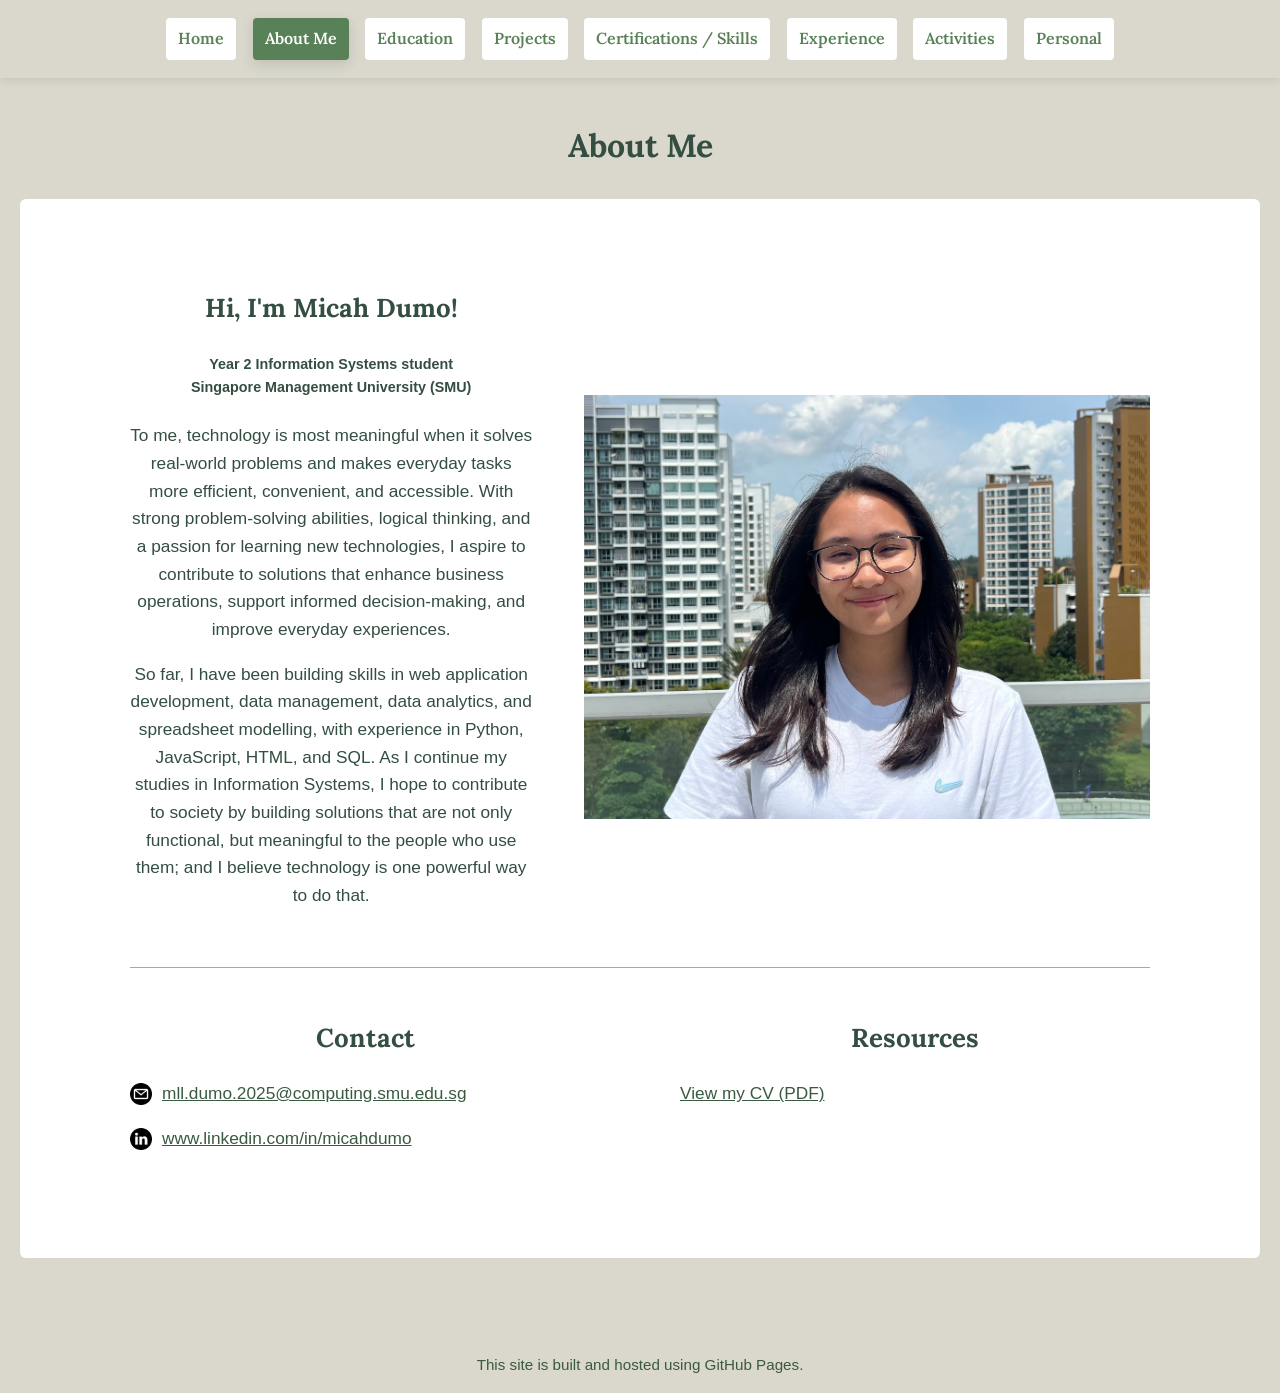
<file: index.html>
<!DOCTYPE html>
<html lang="en">
<head>
    <meta charset="UTF-8">
    <meta name="viewport" content="width=device-width, initial-scale=1.0">
    <title>Micah Dumo | Portfolio</title>
    <link
        rel="stylesheet"
        href="https://cdnjs.cloudflare.com/ajax/libs/animate.css/4.1.1/animate.min.css"
    >
    <link rel="stylesheet" href="style.css">
</head>
<body class="home-page">
    <header class="hero">
        <div class="hero-overlay"></div>
        <div class="hero-content">
            <h1 class="animate__animated animate__fadeIn">Micah's<br>Portfolio</h1>
        </div>
        <a class="scroll-prompt animate__animated animate__fadeInUp animate__delay-1s" href="#about-me" role="button">
            <span>Enter</span>
            <span class="scroll-arrow" aria-hidden="true">⌄</span>
        </a>
    </header>

    <main id="home-content">
        <nav class="home-main-nav reveal-on-scroll" aria-label="Portfolio sections">
            <a href="index.html">Home</a>
            <a href="index.html#about-me" aria-current="page">About Me</a>
            <a href="education.html">Education</a>
            <a href="projects.html">Projects</a>
            <a href="certifications-skills.html">Certifications / Skills</a>
            <a href="experience.html">Experience</a>
            <a href="activities.html">Activities</a>
            <a href="personal.html">Personal</a>
        </nav>

        <h1 class="home-page-title" id="about-me">About Me</h1>

        <div class="home-about">
            <section class="intro">
                <div class="intro-copy">
                    <h2>Hi, I'm Micah Dumo!</h2>
                    <h5>
                        Year 2 Information Systems student<br>Singapore Management University (SMU)
                    </h5>
                    <p>
                        To me, technology is most meaningful when it solves real-world problems and makes everyday tasks more efficient, convenient, and accessible.
                        With strong problem-solving abilities, logical thinking, and a passion for learning new technologies, I aspire to contribute to solutions that enhance business operations, support informed decision-making, and improve everyday experiences.
                    </p>
                    <p>
                        So far, I have been building skills in web application development, data management, data analytics, and spreadsheet modelling, with experience in Python, JavaScript, HTML, and SQL.
                        As I continue my studies in Information Systems, I hope to contribute to society by building solutions that are not only functional, but meaningful to the people who use them; and I believe technology is one powerful way to do that.
                    </p>
                <!--
                <p>
                    I am a Bachelor of Science in Information Systems student with an interest in
                    problem-solving, web development, data, and computational thinking. I enjoy building
                    practical projects, learning through hands-on coding, and applying technology in ways
                    that are useful to people.
                </p>
                <p>
                    Beyond computing, I value leadership, teaching, communication, and outdoor exploration.
                    My experiences include tutoring young students, facilitating leadership activities,
                    participating in Model United Nations, and working with peers in challenging environments.
                </p>
                -->
                </div>
                <img class="intro-photo" src="photos/me.jpeg" alt="Micah Dumo">
                <div class="intro-details">
                    <div class="intro-contact">
                        <h2>Contact</h2>
                        <p>
                            <img class="contact-icon" src="icons/email.png" alt="Email">
                            <a href="mailto:mll.dumo.2025@computing.smu.edu.sg">mll.dumo.2025@computing.smu.edu.sg</a>
                        </p>
                    <!--
                    <p>
                        <img class="contact-icon" src="icons/phone.jpg" alt="Phone">
                        <span>+65 8753 9609</span>
                    </p>
                    -->
                        <p>
                            <img class="contact-icon" src="icons/linkedin.png" alt="LinkedIn">
                            <a href="https://www.linkedin.com/in/micahdumo" target="_blank" rel="noopener noreferrer">www.linkedin.com/in/micahdumo</a>
                        </p>
                    </div>
                    <div class="intro-resources">
                        <h2>Resources</h2>
                        <p><a href="resources/cv-copy.pdf" target="_blank" rel="noopener noreferrer">View my CV (PDF)</a></p>
                    </div>
                </div>
            </section>
        </div>

        <!--
        <section>
            <h2>Highlights</h2>
            <ul>
                <li>Currently pursuing Information Systems at Singapore Management University.</li>
                <li>Building a roommate finder web application using Node.js and Express.</li>
                <li>Awarded a Certificate of Distinction for Programming Methodology for Graduating A-Level Girls.</li>
                <li>Interested in coding, photography, hiking, cycling, piano, and guitar.</li>
            </ul>
        </section>
        -->

    </main>

    <footer>
        <p>This site is built and hosted using GitHub Pages.</p>
    </footer>
    <script src="script.js"></script>
</body>
</html>
</file>
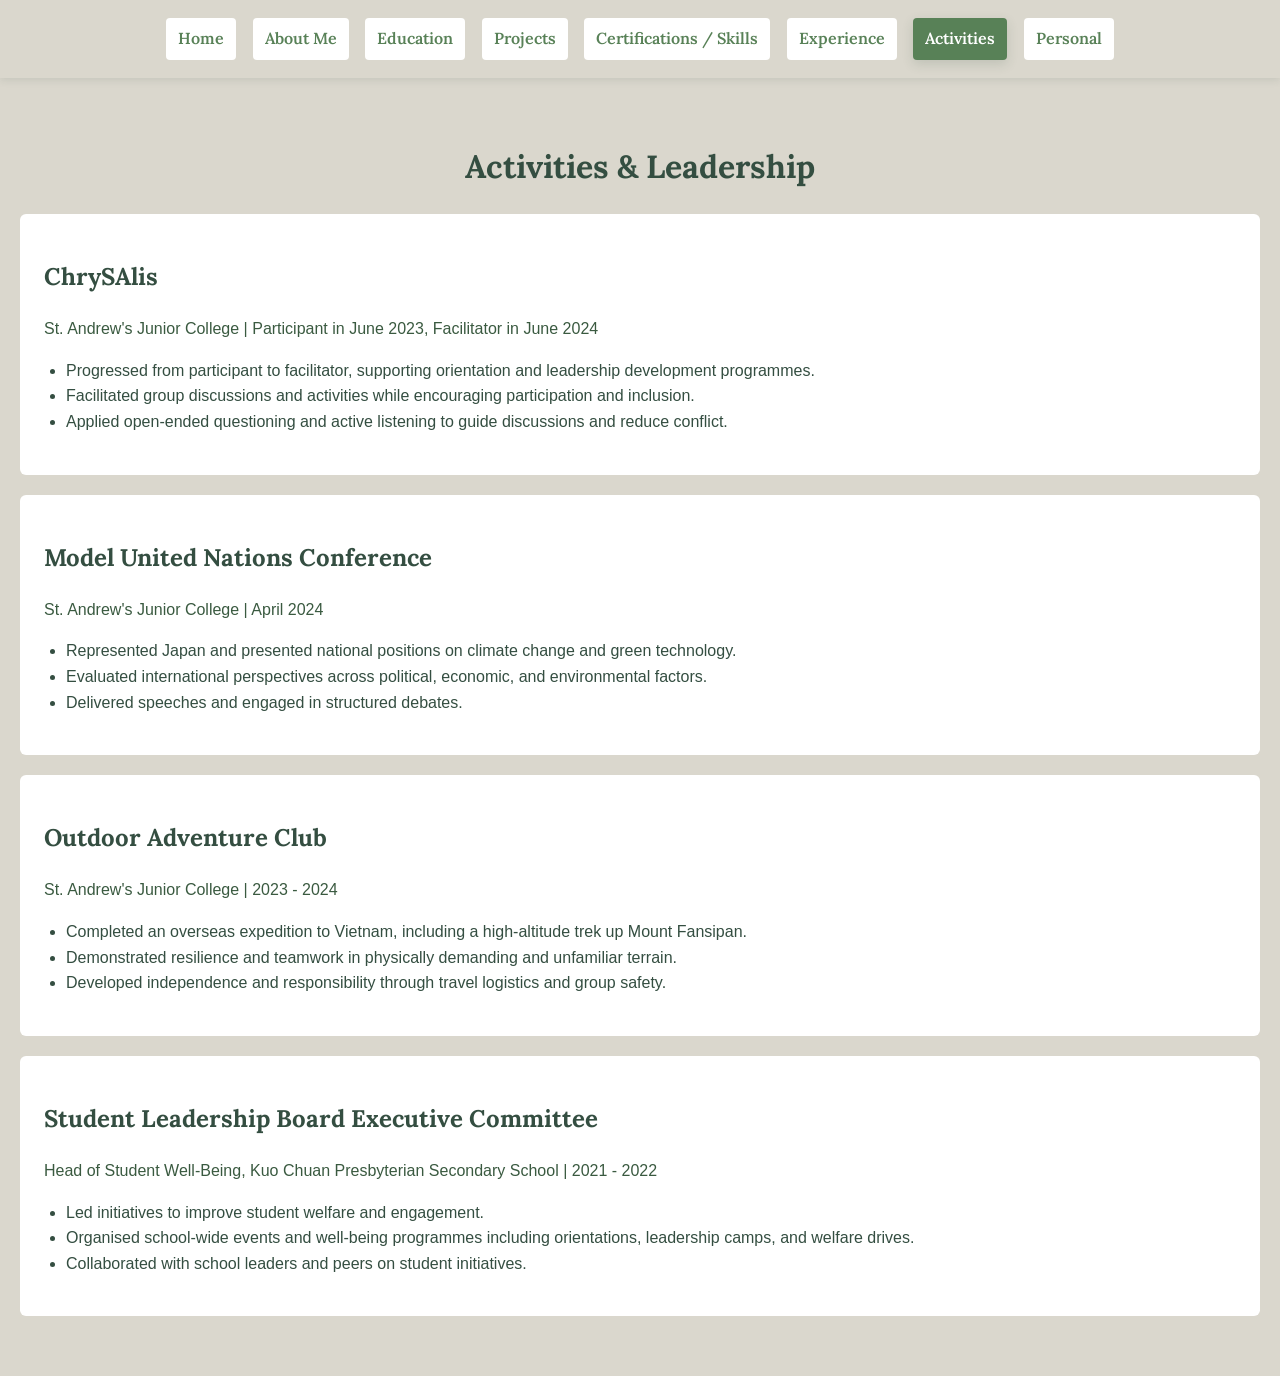
<file: activities.html>
<!DOCTYPE html>
<html lang="en">
<head>
    <meta charset="UTF-8">
    <meta name="viewport" content="width=device-width, initial-scale=1.0">
    <title>Activities | Micah Dumo</title>
    <link
        rel="stylesheet"
        href="https://cdnjs.cloudflare.com/ajax/libs/animate.css/4.1.1/animate.min.css"
    >
    <link rel="stylesheet" href="style.css">
</head>
<body>
    <header>
        <h1>Activities & Leadership</h1>
        <nav>
            <a href="index.html">Home</a>
            <a href="index.html#about-me">About Me</a>
            <a href="education.html">Education</a>
            <a href="projects.html">Projects</a>
            <a href="certifications-skills.html">Certifications / Skills</a>
            <a href="experience.html">Experience</a>
            <a href="activities.html" aria-current="page">Activities</a>
            <a href="personal.html">Personal</a>
        </nav>
    </header>

    <main>
        <section>
            <h2>ChrySAlis</h2>
            <p class="details">St. Andrew's Junior College | Participant in June 2023, Facilitator in June 2024</p>
            <ul>
                <li>Progressed from participant to facilitator, supporting orientation and leadership development programmes.</li>
                <li>Facilitated group discussions and activities while encouraging participation and inclusion.</li>
                <li>Applied open-ended questioning and active listening to guide discussions and reduce conflict.</li>
            </ul>
        </section>

        <section>
            <h2>Model United Nations Conference</h2>
            <p class="details">St. Andrew's Junior College | April 2024</p>
            <ul>
                <li>Represented Japan and presented national positions on climate change and green technology.</li>
                <li>Evaluated international perspectives across political, economic, and environmental factors.</li>
                <li>Delivered speeches and engaged in structured debates.</li>
            </ul>
        </section>

        <section>
            <h2>Outdoor Adventure Club</h2>
            <p class="details">St. Andrew's Junior College | 2023 - 2024</p>
            <ul>
                <li>Completed an overseas expedition to Vietnam, including a high-altitude trek up Mount Fansipan.</li>
                <li>Demonstrated resilience and teamwork in physically demanding and unfamiliar terrain.</li>
                <li>Developed independence and responsibility through travel logistics and group safety.</li>
            </ul>
        </section>

        <section>
            <h2>Student Leadership Board Executive Committee</h2>
            <p class="details">Head of Student Well-Being, Kuo Chuan Presbyterian Secondary School | 2021 - 2022</p>
            <ul>
                <li>Led initiatives to improve student welfare and engagement.</li>
                <li>Organised school-wide events and well-being programmes including orientations, leadership camps, and welfare drives.</li>
                <li>Collaborated with school leaders and peers on student initiatives.</li>
            </ul>
        </section>
    </main>
    <script src="script.js"></script>
</body>
</html>
</file>
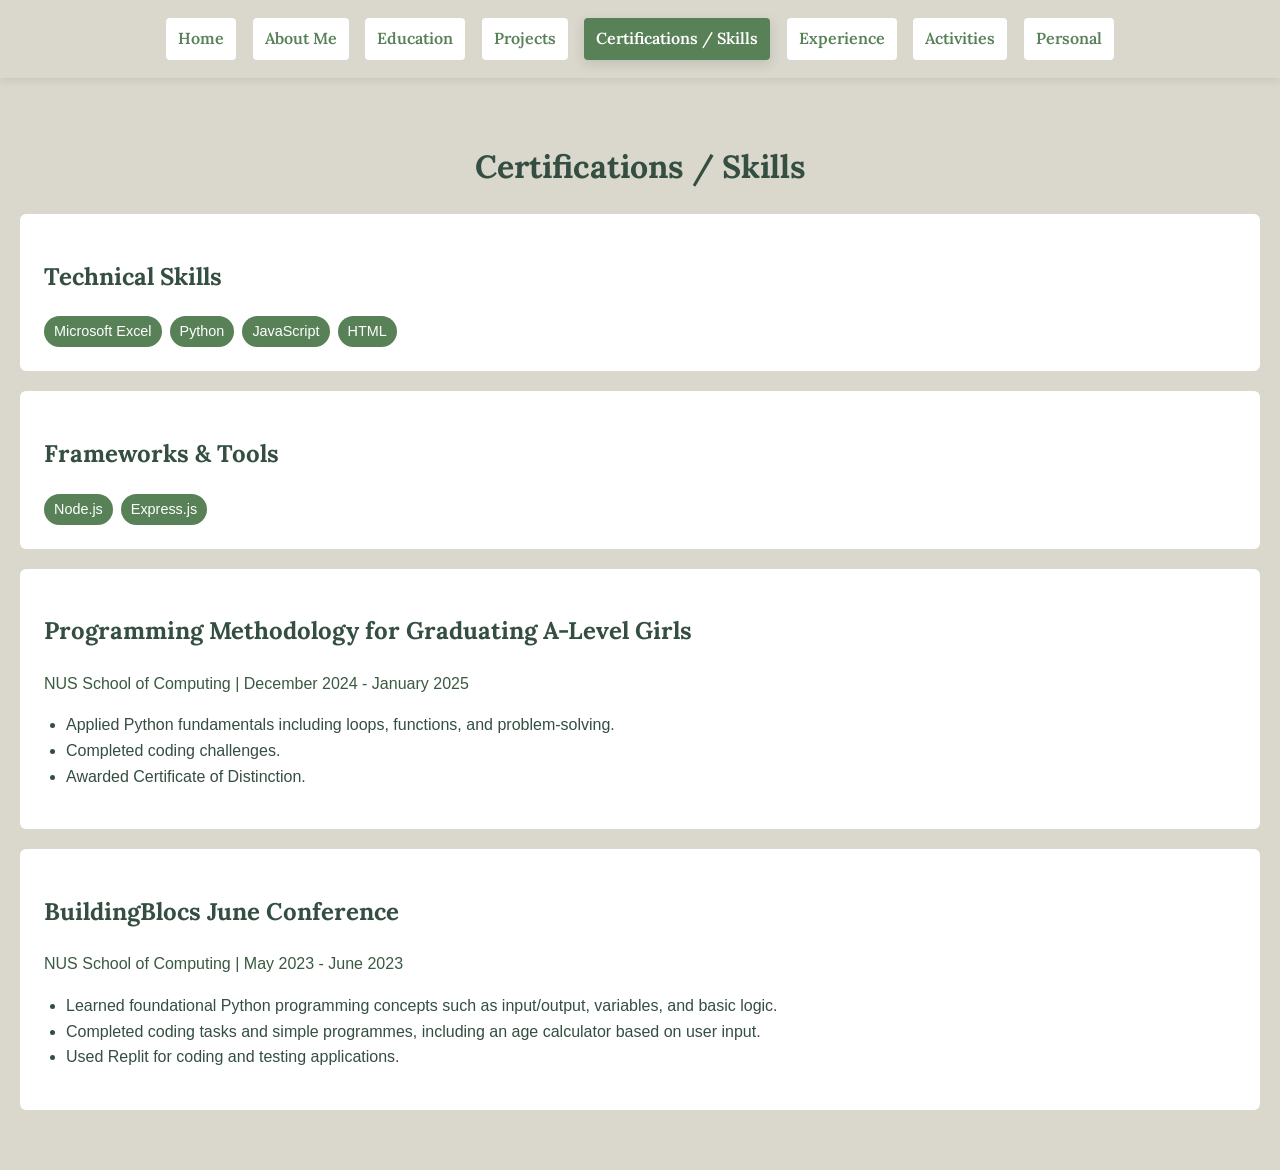
<file: certifications-skills.html>
<!DOCTYPE html>
<html lang="en">
<head>
    <meta charset="UTF-8">
    <meta name="viewport" content="width=device-width, initial-scale=1.0">
    <title>Certifications / Skills | Micah Dumo</title>
    <link
        rel="stylesheet"
        href="https://cdnjs.cloudflare.com/ajax/libs/animate.css/4.1.1/animate.min.css"
    >
    <link rel="stylesheet" href="style.css">
</head>
<body>
    <header>
        <h1>Certifications / Skills</h1>
        <nav>
            <a href="index.html">Home</a>
            <a href="index.html#about-me">About Me</a>
            <a href="education.html">Education</a>
            <a href="projects.html">Projects</a>
            <a href="certifications-skills.html" aria-current="page">Certifications / Skills</a>
            <a href="experience.html">Experience</a>
            <a href="activities.html">Activities</a>
            <a href="personal.html">Personal</a>
        </nav>
    </header>

    <main>
        <section>
            <h2>Technical Skills</h2>
            <div class="coursework-tags">
                <span>Microsoft Excel</span>
                <span>Python</span>
                <span>JavaScript</span>
                <span>HTML</span>
            </div>
        </section>

        <section>
            <h2>Frameworks &amp; Tools</h2>
            <div class="coursework-tags">
                <span>Node.js</span>
                <span>Express.js</span>
            </div>
        </section>

        <section>
            <h2>Programming Methodology for Graduating A-Level Girls</h2>
            <p class="details">NUS School of Computing | December 2024 - January 2025</p>
            <ul>
                <li>Applied Python fundamentals including loops, functions, and problem-solving.</li>
                <li>Completed coding challenges.</li>
                <li>Awarded Certificate of Distinction.</li>
            </ul>
        </section>

        <section>
            <h2>BuildingBlocs June Conference</h2>
            <p class="details">NUS School of Computing | May 2023 - June 2023</p>
            <ul>
                <li>Learned foundational Python programming concepts such as input/output, variables, and basic logic.</li>
                <li>Completed coding tasks and simple programmes, including an age calculator based on user input.</li>
                <li>Used Replit for coding and testing applications.</li>
            </ul>
        </section>
    </main>
    <script src="script.js"></script>
</body>
</html>
</file>
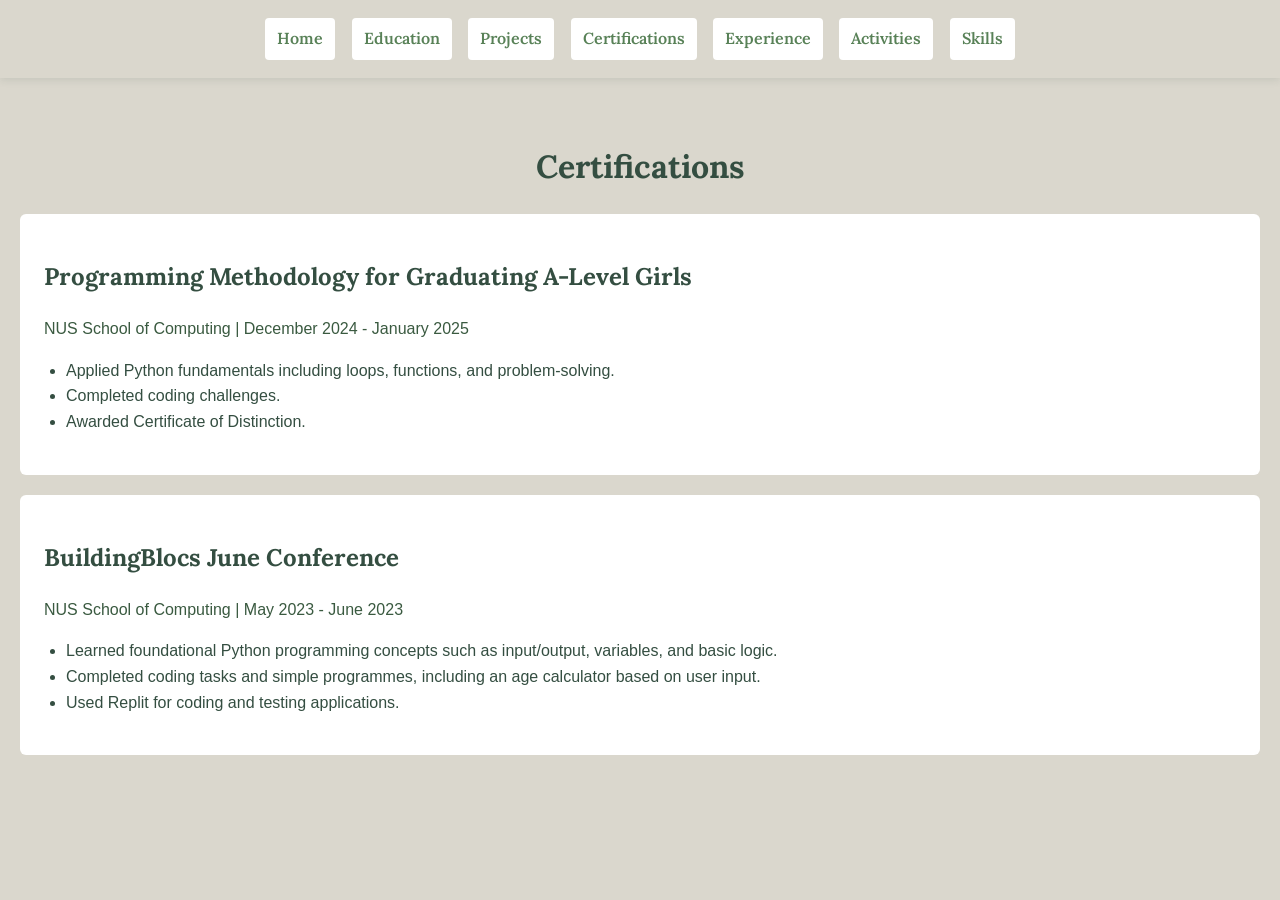
<file: certifications.html>
<!DOCTYPE html>
<html lang="en">
<head>
    <meta charset="UTF-8">
    <meta name="viewport" content="width=device-width, initial-scale=1.0">
    <title>Certifications | Micah Dumo</title>
    <link rel="stylesheet" href="style.css">
</head>
<body>
    <header>
        <h1>Certifications</h1>
        <nav>
            <a href="index.html">Home</a>
            <a href="education.html">Education</a>
            <a href="projects.html">Projects</a>
            <a href="certifications.html" aria-current="page">Certifications</a>
            <a href="experience.html">Experience</a>
            <a href="activities.html">Activities</a>
            <a href="skills.html">Skills</a>
        </nav>
    </header>

    <main>
        <section>
            <h2>Programming Methodology for Graduating A-Level Girls</h2>
            <p class="details">NUS School of Computing | December 2024 - January 2025</p>
            <ul>
                <li>Applied Python fundamentals including loops, functions, and problem-solving.</li>
                <li>Completed coding challenges.</li>
                <li>Awarded Certificate of Distinction.</li>
            </ul>
        </section>

        <section>
            <h2>BuildingBlocs June Conference</h2>
            <p class="details">NUS School of Computing | May 2023 - June 2023</p>
            <ul>
                <li>Learned foundational Python programming concepts such as input/output, variables, and basic logic.</li>
                <li>Completed coding tasks and simple programmes, including an age calculator based on user input.</li>
                <li>Used Replit for coding and testing applications.</li>
            </ul>
        </section>
    </main>
</body>
</html>
</file>
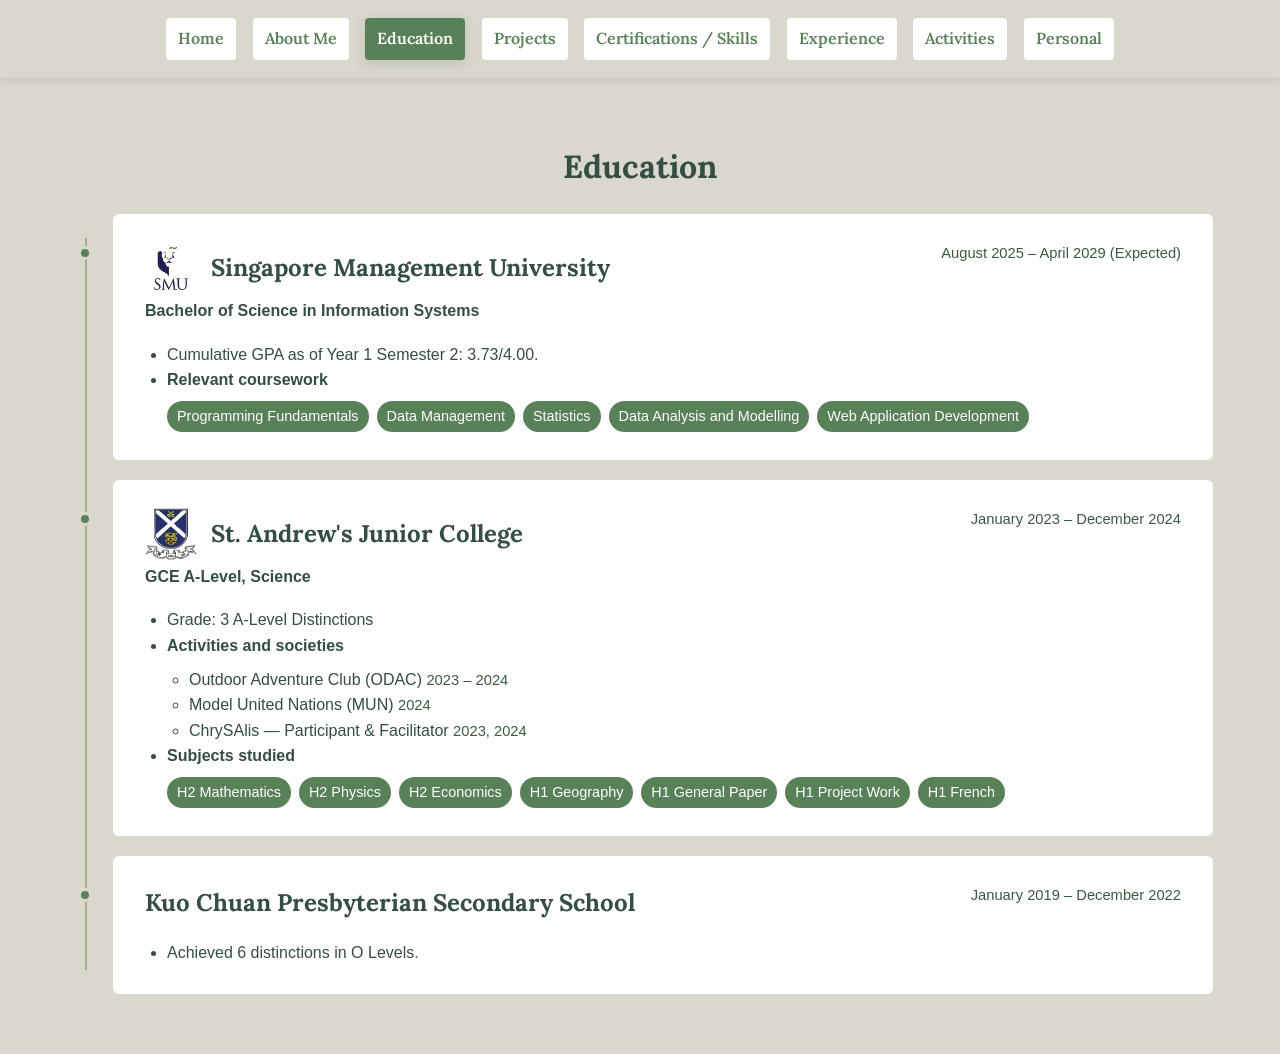
<file: education.html>
<!DOCTYPE html>
<html lang="en">
<head>
    <meta charset="UTF-8">
    <meta name="viewport" content="width=device-width, initial-scale=1.0">
    <title>Education | Micah Dumo</title>
    <link
        rel="stylesheet"
        href="https://cdnjs.cloudflare.com/ajax/libs/animate.css/4.1.1/animate.min.css"
    >
    <link rel="stylesheet" href="style.css">
</head>
<body>
    <header>
        <h1>Education</h1>
        <nav>
            <a href="index.html">Home</a>
            <a href="index.html#about-me">About Me</a>
            <a href="education.html" aria-current="page">Education</a>
            <a href="projects.html">Projects</a>
            <a href="certifications-skills.html">Certifications / Skills</a>
            <a href="experience.html">Experience</a>
            <a href="activities.html">Activities</a>
            <a href="personal.html">Personal</a>
        </nav>
    </header>

    <main>
        <div class="education-timeline">
            <article class="education-card">
                <div class="education-card-header">
                    <div>
                        <div class="school-title">
                            <img src="icons/singapore_management_university_logo.jpeg" alt="Singapore Management University logo">
                            <h2>Singapore Management University</h2>
                        </div>
                        <p class="education-qualification">Bachelor of Science in Information Systems</p>
                    </div>
                    <p class="education-date">August 2025 – April 2029 (Expected)</p>
                </div>
                <ul class="education-facts">
                    <li>Cumulative GPA as of Year 1 Semester 2: 3.73/4.00.</li>
                    <li>
                        <span class="coursework-label">Relevant coursework</span>
                        <div class="coursework-tags">
                            <span>Programming Fundamentals</span>
                            <span>Data Management</span>
                            <span>Statistics</span>
                            <span>Data Analysis and Modelling</span>
                            <span>Web Application Development</span>
                        </div>
                    </li>
                </ul>
            </article>

            <article class="education-card">
                <div class="education-card-header">
                    <div>
                        <div class="school-title">
                            <img src="icons/sajc.jpeg" alt="St. Andrew's Junior College logo">
                            <h2>St. Andrew's Junior College</h2>
                        </div>
                        <p class="education-qualification">GCE A-Level, Science</p>
                    </div>
                    <p class="education-date">January 2023 – December 2024</p>
                </div>
                <ul class="education-facts">
                    <li>Grade: 3 A-Level Distinctions</li>
                    <li>
                        <span class="coursework-label">Activities and societies</span>
                        <ul class="education-activities">
                            <li>Outdoor Adventure Club (ODAC) <span>2023 – 2024</span></li>
                            <li>Model United Nations (MUN) <span>2024</span></li>
                            <li>ChrySAlis — Participant &amp; Facilitator <span>2023, 2024</span></li>
                        </ul>
                    </li>
                    <li>
                        <span class="coursework-label">Subjects studied</span>
                        <div class="coursework-tags">
                            <span>H2 Mathematics</span>
                            <span>H2 Physics</span>
                            <span>H2 Economics</span>
                            <span>H1 Geography</span>
                            <span>H1 General Paper</span>
                            <span>H1 Project Work</span>
                            <span>H1 French</span>
                        </div>
                    </li>
                </ul>
            </article>

            <article class="education-card">
                <div class="education-card-header">
                    <h2>Kuo Chuan Presbyterian Secondary School</h2>
                    <p class="education-date">January 2019 – December 2022</p>
                </div>
                <ul class="education-facts">
                    <li>Achieved 6 distinctions in O Levels.</li>
                </ul>
            </article>
        </div>
    </main>
    <script src="script.js"></script>
</body>
</html>
</file>
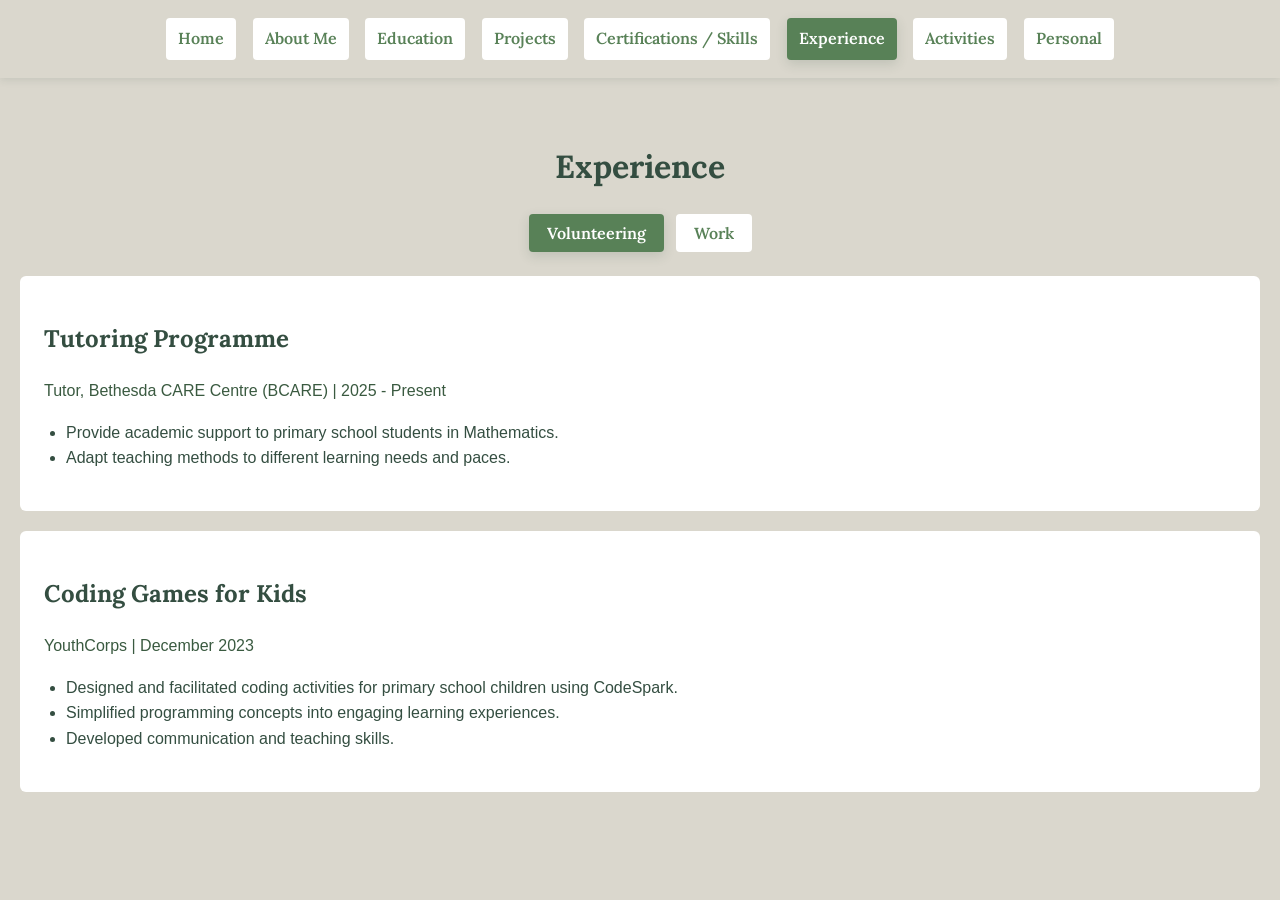
<file: experience.html>
<!DOCTYPE html>
<html lang="en">
<head>
    <meta charset="UTF-8">
    <meta name="viewport" content="width=device-width, initial-scale=1.0">
    <title>Experience | Micah Dumo</title>
    <link
        rel="stylesheet"
        href="https://cdnjs.cloudflare.com/ajax/libs/animate.css/4.1.1/animate.min.css"
    >
    <link rel="stylesheet" href="style.css">
</head>
<body>
    <header>
        <h1>Experience</h1>
        <div class="experience-tabs" role="tablist" aria-label="Experience type">
            <button class="experience-tab is-active" type="button" role="tab" aria-selected="true" aria-controls="volunteering-panel" id="volunteering-tab">Volunteering</button>
            <button class="experience-tab" type="button" role="tab" aria-selected="false" aria-controls="work-panel" id="work-tab">Work</button>
        </div>
        <nav>
            <a href="index.html">Home</a>
            <a href="index.html#about-me">About Me</a>
            <a href="education.html">Education</a>
            <a href="projects.html">Projects</a>
            <a href="certifications-skills.html">Certifications / Skills</a>
            <a href="experience.html" aria-current="page">Experience</a>
            <a href="activities.html">Activities</a>
            <a href="personal.html">Personal</a>
        </nav>
    </header>

    <main>
        <div id="volunteering-panel" role="tabpanel" aria-labelledby="volunteering-tab">
            <section>
                <h2>Tutoring Programme</h2>
                <p class="details">Tutor, Bethesda CARE Centre (BCARE) | 2025 - Present</p>
                <ul>
                    <li>Provide academic support to primary school students in Mathematics.</li>
                    <li>Adapt teaching methods to different learning needs and paces.</li>
                </ul>
            </section>

            <section>
                <h2>Coding Games for Kids</h2>
                <p class="details">YouthCorps | December 2023</p>
                <ul>
                    <li>Designed and facilitated coding activities for primary school children using CodeSpark.</li>
                    <li>Simplified programming concepts into engaging learning experiences.</li>
                    <li>Developed communication and teaching skills.</li>
                </ul>
            </section>


        </div>

        <div id="work-panel" role="tabpanel" aria-labelledby="work-tab" hidden>
            <section class="empty-experience">
                <p>No work experience as of now.</p>
            </section>
        </div>
    </main>
    <script src="script.js"></script>
</body>
</html>
</file>
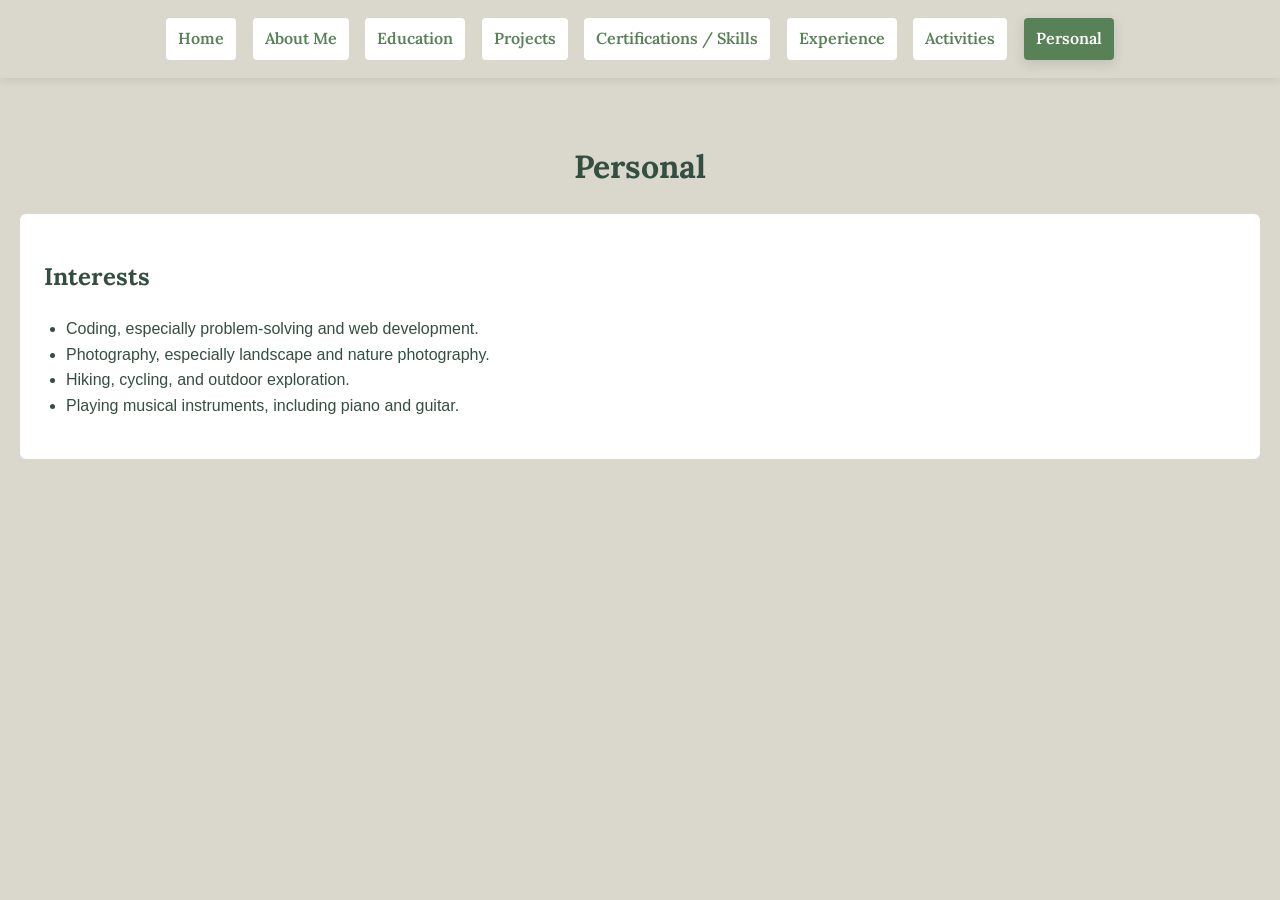
<file: personal.html>
<!DOCTYPE html>
<html lang="en">
<head>
    <meta charset="UTF-8">
    <meta name="viewport" content="width=device-width, initial-scale=1.0">
    <title>Personal | Micah Dumo</title>
    <link
        rel="stylesheet"
        href="https://cdnjs.cloudflare.com/ajax/libs/animate.css/4.1.1/animate.min.css"
    >
    <link rel="stylesheet" href="style.css">
</head>
<body>
    <header>
        <h1>Personal</h1>
        <nav>
            <a href="index.html">Home</a>
            <a href="index.html#about-me">About Me</a>
            <a href="education.html">Education</a>
            <a href="projects.html">Projects</a>
            <a href="certifications-skills.html">Certifications / Skills</a>
            <a href="experience.html">Experience</a>
            <a href="activities.html">Activities</a>
            <a href="personal.html" aria-current="page">Personal</a>
        </nav>
    </header>

    <main>
        <section>
            <h2>Interests</h2>
            <ul>
                <li>Coding, especially problem-solving and web development.</li>
                <li>Photography, especially landscape and nature photography.</li>
                <li>Hiking, cycling, and outdoor exploration.</li>
                <li>Playing musical instruments, including piano and guitar.</li>
            </ul>
        </section>
    </main>
    <script src="script.js"></script>
</body>
</html>
</file>
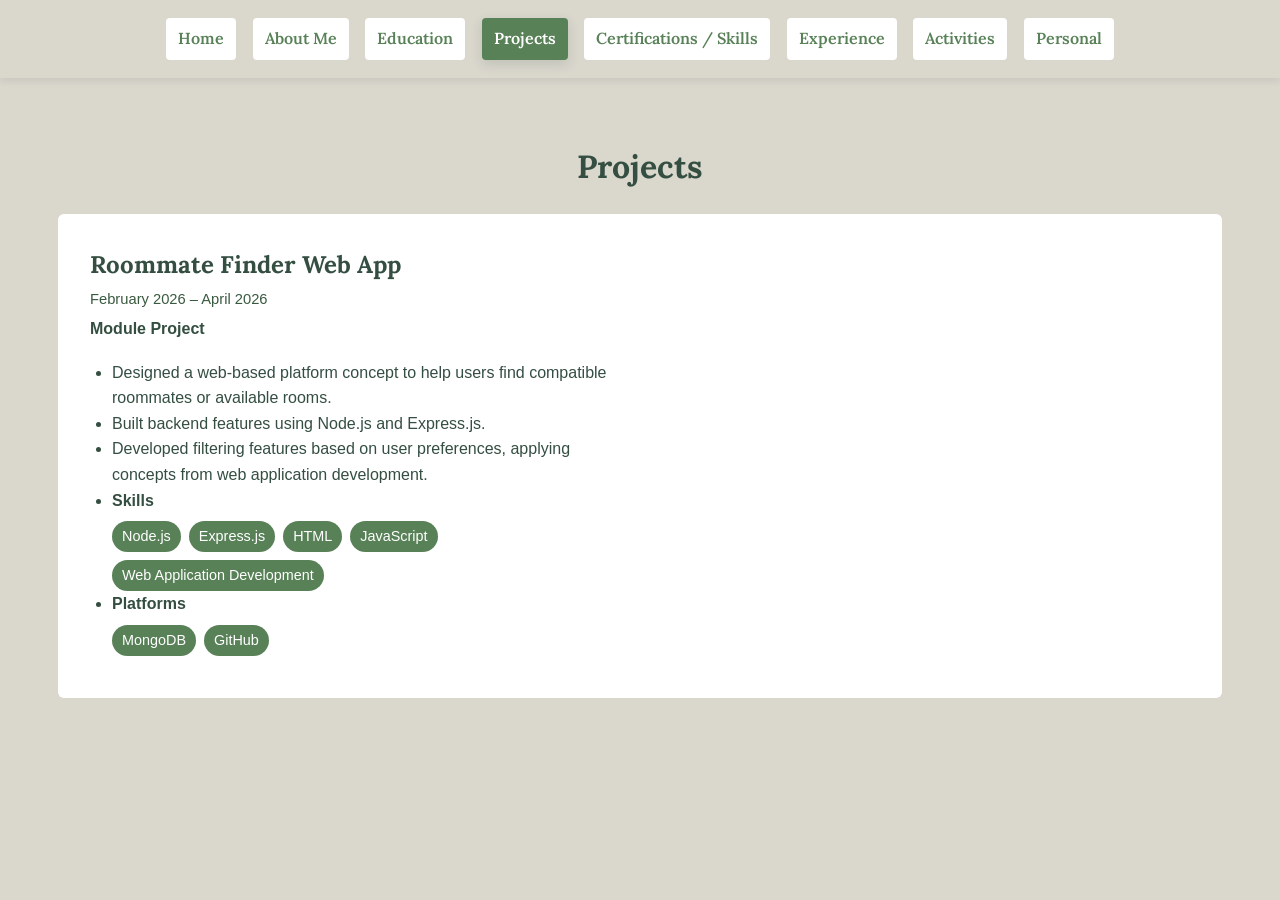
<file: projects.html>
<!DOCTYPE html>
<html lang="en">
<head>
    <meta charset="UTF-8">
    <meta name="viewport" content="width=device-width, initial-scale=1.0">
    <title>Projects | Micah Dumo</title>
    <link
        rel="stylesheet"
        href="https://cdnjs.cloudflare.com/ajax/libs/animate.css/4.1.1/animate.min.css"
    >
    <link rel="stylesheet" href="style.css">
</head>
<body>
    <header>
        <h1>Projects</h1>
        <nav>
            <a href="index.html">Home</a>
            <a href="index.html#about-me">About Me</a>
            <a href="education.html">Education</a>
            <a href="projects.html" aria-current="page">Projects</a>
            <a href="certifications-skills.html">Certifications / Skills</a>
            <a href="experience.html">Experience</a>
            <a href="activities.html">Activities</a>
            <a href="personal.html">Personal</a>
        </nav>
    </header>

    <main>
        <article class="project-card">
            <div class="project-copy">
                <div class="project-card-header">
                    <div>
                        <h2>Roommate Finder Web App</h2>
                        <p class="education-date">February 2026 – April 2026</p>
                        <p class="education-qualification">Module Project</p>
                    </div>
                </div>
                <ul class="education-facts">
                    <li>Designed a web-based platform concept to help users find compatible roommates or available rooms.</li>
                    <li>Built backend features using Node.js and Express.js.</li>
                    <li>Developed filtering features based on user preferences, applying concepts from web application development.</li>
                    <li>
                        <span class="coursework-label">Skills</span>
                        <div class="coursework-tags">
                            <span>Node.js</span>
                            <span>Express.js</span>
                            <span>HTML</span>
                            <span>JavaScript</span>
                            <span>Web Application Development</span>
                        </div>
                    </li>
                    <li>
                        <span class="coursework-label">Platforms</span>
                        <div class="coursework-tags">
                            <span>MongoDB</span>
                            <span>GitHub</span>
                        </div>
                    </li>
                </ul>
            </div>
            <div class="project-visual" aria-label="Space reserved for a Roommate Finder app mock-up"></div>
        </article>
    </main>
    <script src="script.js"></script>
</body>
</html>
</file>
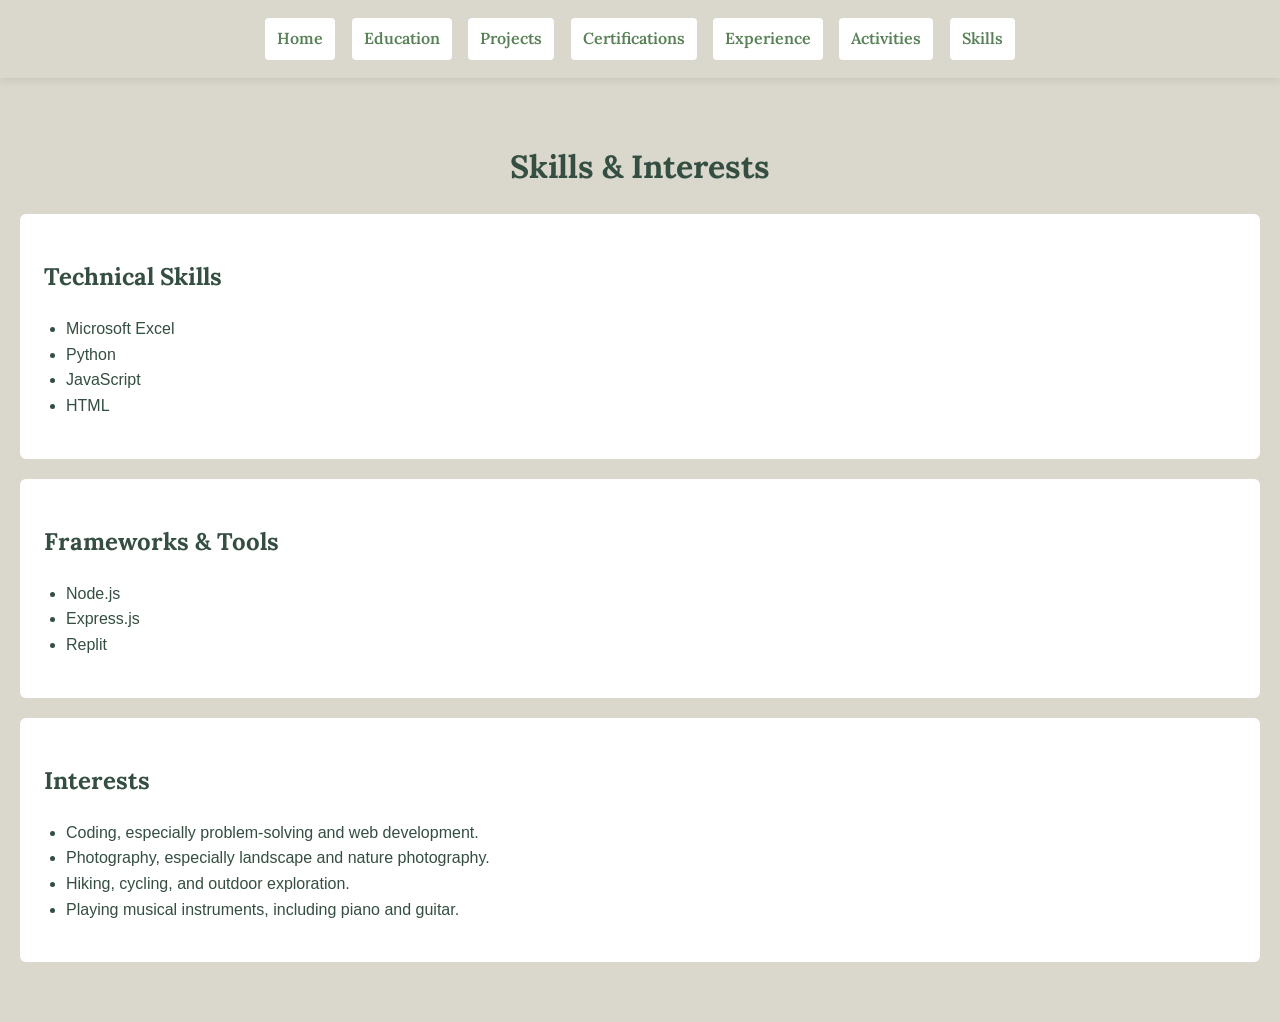
<file: skills.html>
<!DOCTYPE html>
<html lang="en">
<head>
    <meta charset="UTF-8">
    <meta name="viewport" content="width=device-width, initial-scale=1.0">
    <title>Skills | Micah Dumo</title>
    <link rel="stylesheet" href="style.css">
</head>
<body>
    <header>
        <h1>Skills & Interests</h1>
        <nav>
            <a href="index.html">Home</a>
            <a href="education.html">Education</a>
            <a href="projects.html">Projects</a>
            <a href="certifications.html">Certifications</a>
            <a href="experience.html">Experience</a>
            <a href="activities.html">Activities</a>
            <a href="skills.html" aria-current="page">Skills</a>
        </nav>
    </header>

    <main>
        <section>
            <h2>Technical Skills</h2>
            <ul>
                <li>Microsoft Excel</li>
                <li>Python</li>
                <li>JavaScript</li>
                <li>HTML</li>
            </ul>
        </section>

        <section>
            <h2>Frameworks & Tools</h2>
            <ul>
                <li>Node.js</li>
                <li>Express.js</li>
                <li>Replit</li>
            </ul>
        </section>

        <section>
            <h2>Interests</h2>
            <ul>
                <li>Coding, especially problem-solving and web development.</li>
                <li>Photography, especially landscape and nature photography.</li>
                <li>Hiking, cycling, and outdoor exploration.</li>
                <li>Playing musical instruments, including piano and guitar.</li>
            </ul>
        </section>
    </main>
</body>
</html>
</file>
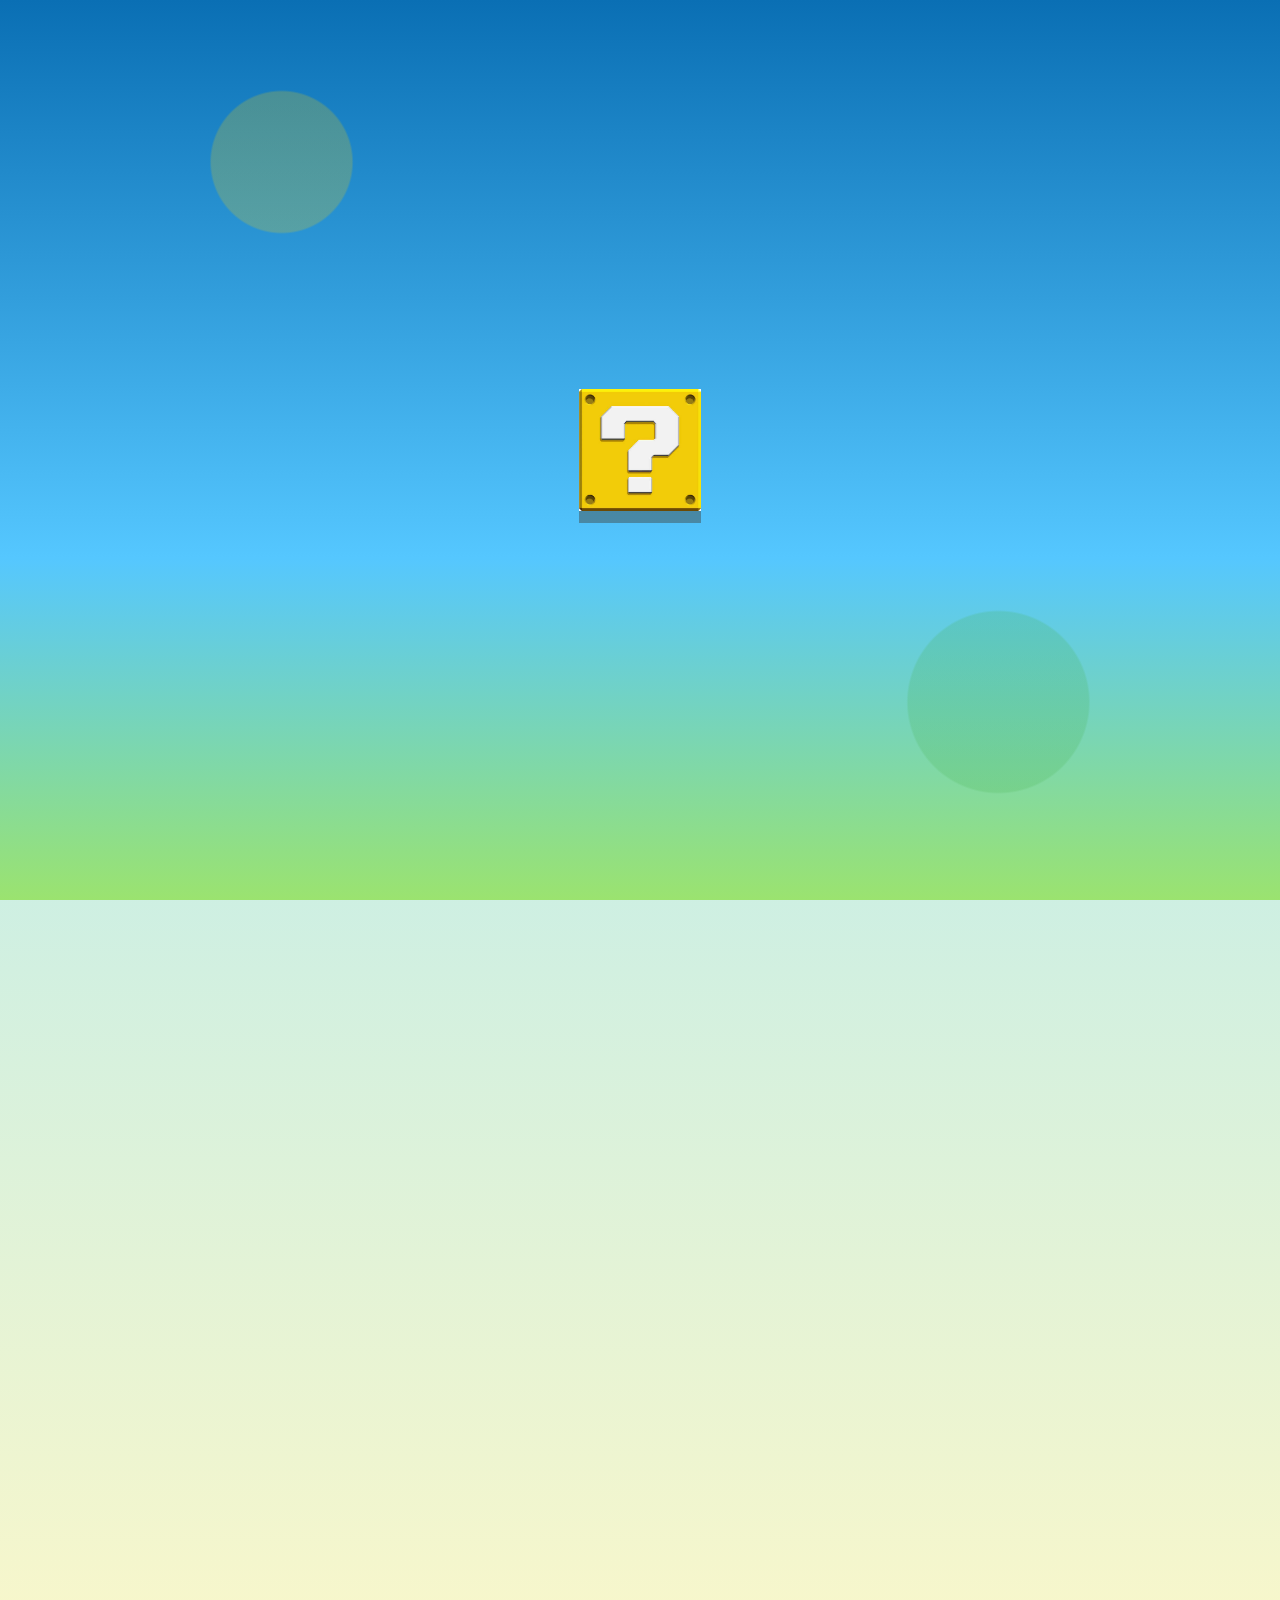
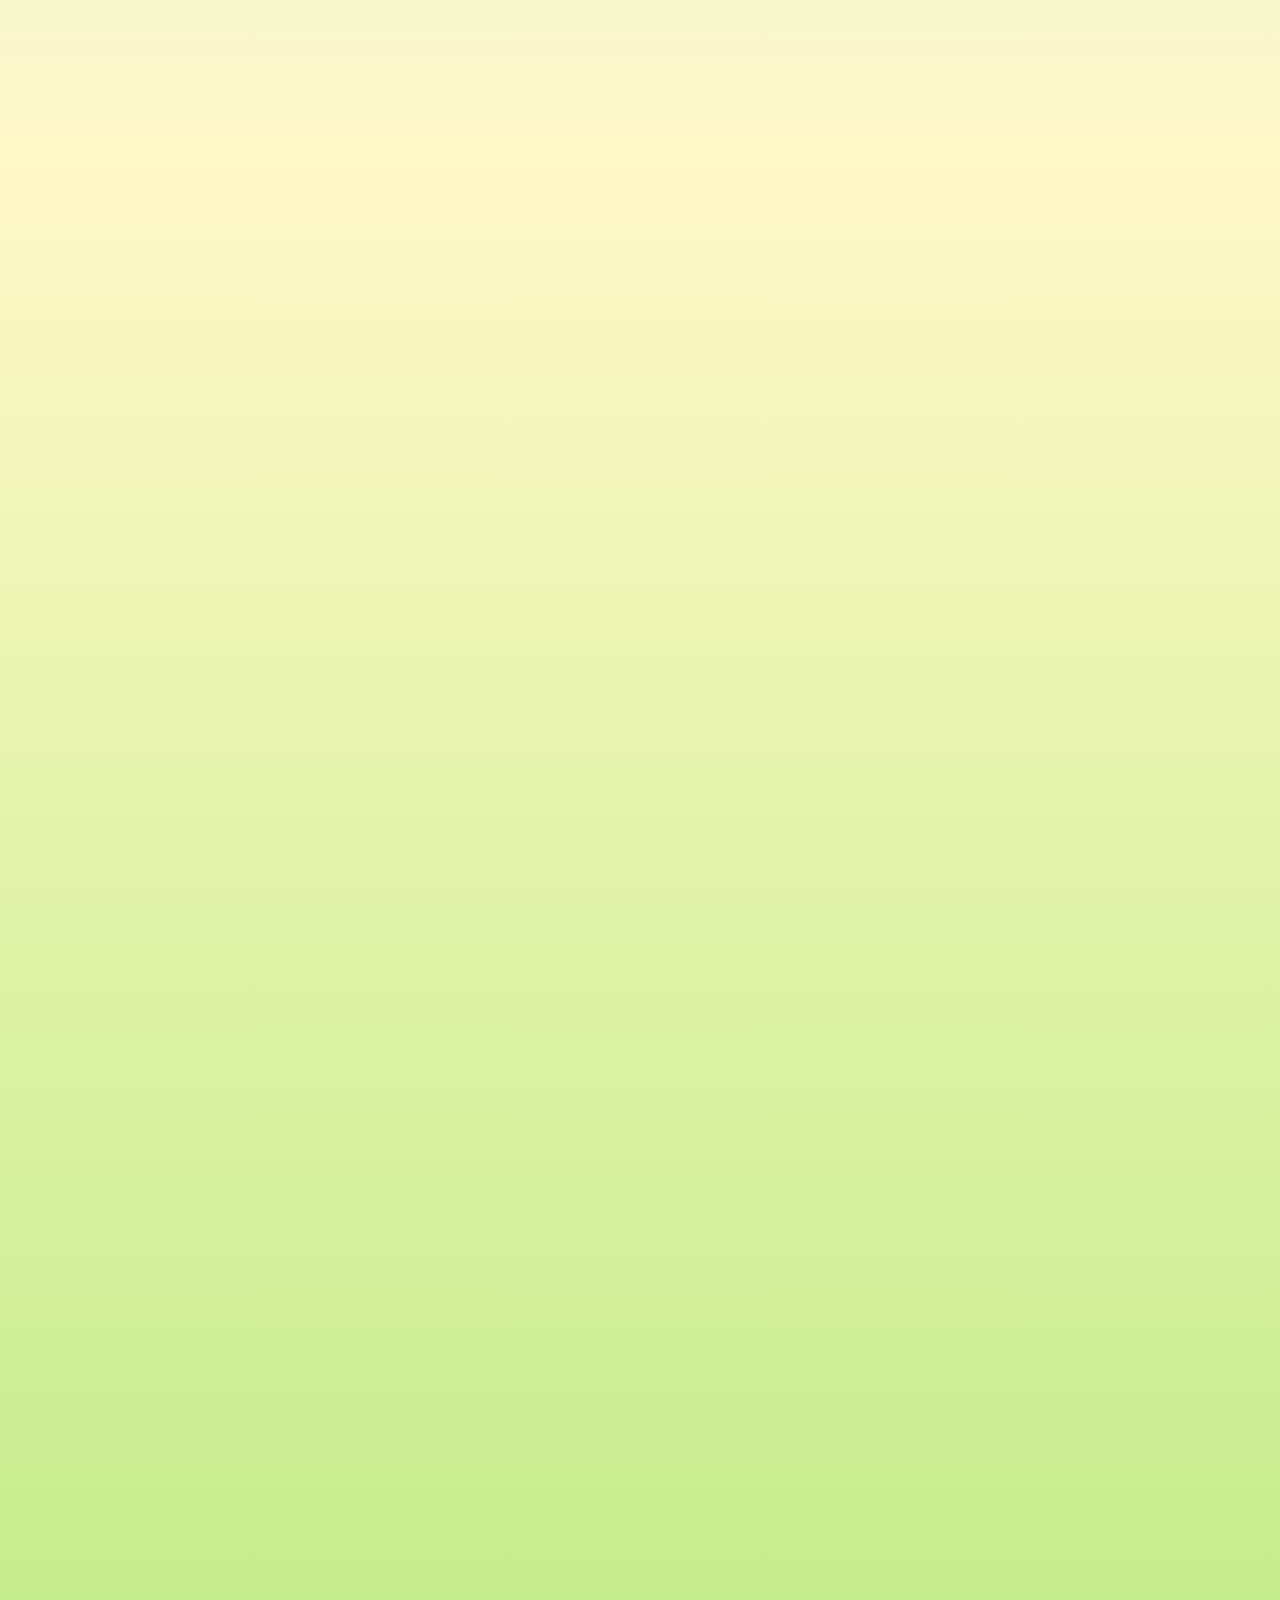
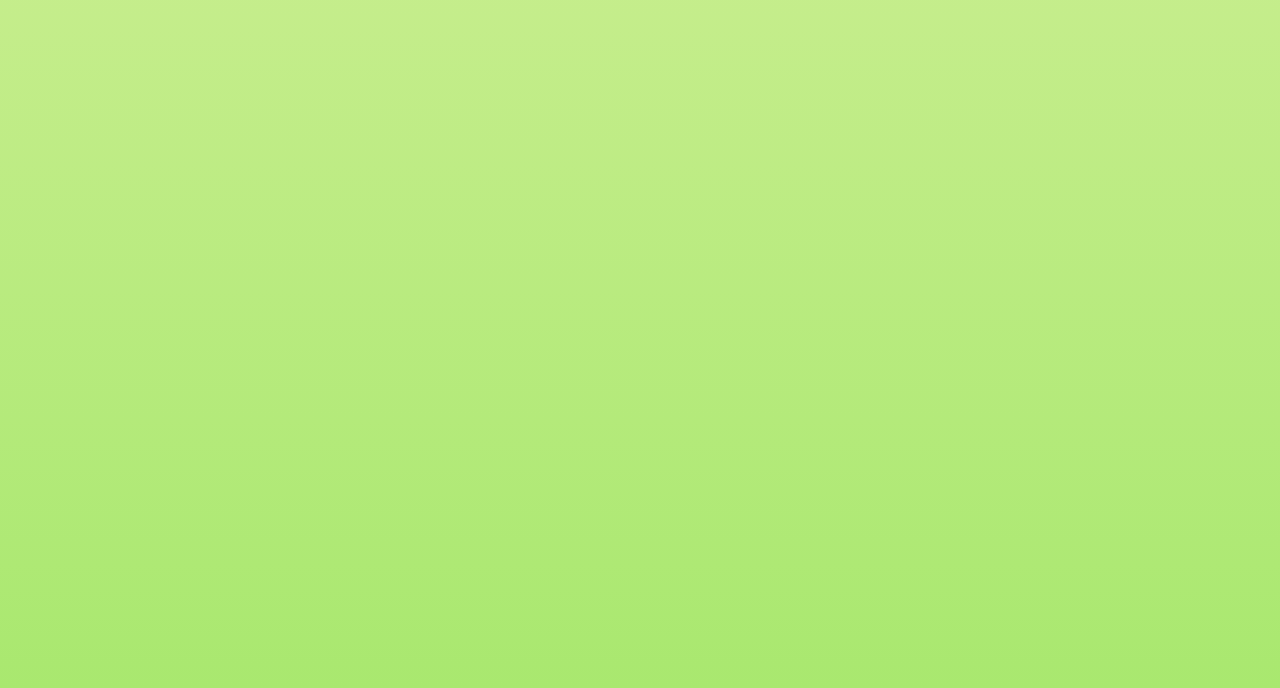
<file: wad2/fanpage.html>
<!DOCTYPE html>
<html lang="en">
<head>
    <meta charset="UTF-8">
    <meta name="viewport" content="width=device-width, initial-scale=1.0">
    <title>Toad Fan Page</title>
    <link rel="icon" type="image/webp" href="./fanpage-pics/powerup2.webp">
    <link rel="stylesheet" href="./style.css">
</head>
<body class="intro-active">
    <div class="intro-overlay" id="introOverlay">
        <div class="intro-card">
            <div class="intro-stage">
                <img class="intro-mushroom" id="introMushroom" src="./fanpage-pics/powerup2.webp" alt="Power-up mushroom">
                <button class="intro-block-button" id="introBlockButton" type="button" aria-label="Click to enter the Toad fan page">
                    <img id="introBlockImage" src="./fanpage-pics/powerup.jpeg" alt="Yellow Mario question block">
                </button>
            </div>
        </div>
    </div>

    <div class="site-content" id="siteContent" aria-hidden="true">
        <button class="music-button" id="musicButton" type="button">♫ Music On</button>
        <audio id="backgroundMusic" src="./audio/01. Ground Theme.mp3" loop></audio>

        <header class="hero">
            <img class="logo" src="./fanpage-pics/icon.webp" alt="Toad fan page logo">
            <img class="hero-title" src="./fanpage-pics/TOAD.png" alt="TOAD">
            <p class="scroll-prompt">
                SCROLL DOWN TO MEET TOAD
                <span class="scroll-arrow">↓</span>
            </p>
        </header>

        <main>
            <section class="profile" id="profile">
                <div class="profile-visual">
                    <img class="profile-toad reveal-pop" style="--start-x: -34px; --delay: 80ms;" src="./fanpage-pics/normal.webp" alt="Toad smiling and waving">
                </div>
                <div class="profile-copy">
                    <h2 class="reveal" style="--delay: 260ms;">MEET TOAD</h2>
                    <p class="reveal" style="--delay: 480ms;">
                        Toad is a well-known resident of the Mushroom Kingdom who frequently helps Mario
                        and Princess Peach. He is cheerful, loyal, and brave, and he also appears as an
                        adventurer in Captain Toad.
                    </p>
                </div>
                <div class="profile-visual">
                    <img class="profile-toad reveal-pop" style="--start-x: 34px; --delay: 620ms;" src="./fanpage-pics/normal2.webp" alt="Toad sitting happily">
                </div>
            </section>

            <section id="facts">
                <h2 class="section-title reveal">TOAD FACTS</h2>
                <div class="facts-grid">
                    <article class="fact-card reveal" style="--delay: 0ms;">
                        <h3>PLAYABLE SINCE 1988</h3>
                        <p>Toad became a playable character in <em>Super Mario Bros. 2</em> in 1988. He was the fastest at running and picking up objects, but his short jump made him trickier to use in some stages.</p>
                    </article>
                    <article class="fact-card reveal" style="--delay: 100ms;">
                        <h3>SMALL BUT SPEEDY</h3>
                        <p>In <em>Super Mario Bros. 2</em>, every character had different strengths. Toad could move and lift objects especially quickly, making his gameplay surprisingly different from Mario, Luigi and Peach.</p>
                    </article>
                    <article class="fact-card reveal" style="--delay: 200ms;">
                        <h3>A HERO OF HIS OWN</h3>
                        <p>Toad took centre stage in <em>Wario's Woods</em> in 1994, where he had to stop Wario from taking over the woods. It was a rare early Mario spin-off where Toad, rather than Mario, was the main hero.</p>
                    </article>
                    <article class="fact-card reveal" style="--delay: 300ms;">
                        <h3>RACING FROM THE START</h3>
                        <p>Toad was already part of the original <em>Super Mario Kart</em> roster in 1992. Since then, he has appeared across many Mario spin-offs, including racing, sports and party games.</p>
                    </article>
                    <article class="fact-card reveal" style="--delay: 400ms;">
                        <h3>TOAD OR TOADS?</h3>
                        <p>"Toad" can be confusing because it refers both to the familiar character and to the wider species of mushroom-headed people living in the Mushroom Kingdom. That is why you often see many Toads with different coloured spots throughout the games.</p>
                    </article>
                </div>
            </section>

            <section class="interactive" id="hit-block">
                <h2 class="section-title reveal">HIT THE BLOCK!</h2>
                <div class="block-area reveal" style="--delay: 160ms;">
                    <p>Click the block to earn coins!</p>

                    <div class="block-stage" id="blockStage">
                        <button class="block-button" id="blockButton" type="button" aria-label="Hit the Mario question block">
                            <img id="blockImage" src="./fanpage-pics/brick.png" alt="Brown Mario brick block">
                        </button>
                    </div>

                    <div class="coin-counter" id="coinCounter">Coins: 0</div>
                </div>
            </section>

            <section id="toad-gallery">
                <h2 class="section-title reveal">TOAD GALLERY</h2>
                <div class="gallery-panel reveal" style="--delay: 160ms;">
                    <div class="gallery-frame">
                        <button class="gallery-control" id="prevToad" type="button" aria-label="Previous Toad">←</button>
                        <div class="gallery-slide" id="gallerySlide">
                            <img class="gallery-image" id="galleryImage" src="./fanpage-pics/red.webp" alt="Red Toad">
                            <h3 class="gallery-name" id="galleryName">Red Toad</h3>
                            <h4 class="gallery-tagline" id="galleryTagline">THE ORIGINAL</h4>
                            <p class="gallery-description" id="galleryDescription">The classic red-spotted Toad design dates back to <em>Super Mario Bros.</em> in 1985, where Mushroom Retainers were held captive in Bowser's castles.</p>
                            <p class="gallery-appearance"><strong>FIRST APPEARANCE</strong> <span id="galleryAppearance">SUPER MARIO BROS. • 1985</span></p>
                        </div>
                        <button class="gallery-control" id="nextToad" type="button" aria-label="Next Toad">→</button>
                    </div>
                    <div class="gallery-dots" id="galleryDots" aria-label="Toad gallery dots"></div>
                </div>
            </section>
        </main>

        <footer>
            Made with 🍄 for Toad fans
        </footer>
    </div>

    <script src="./script.js" defer></script>
</body>
</html>
</file>
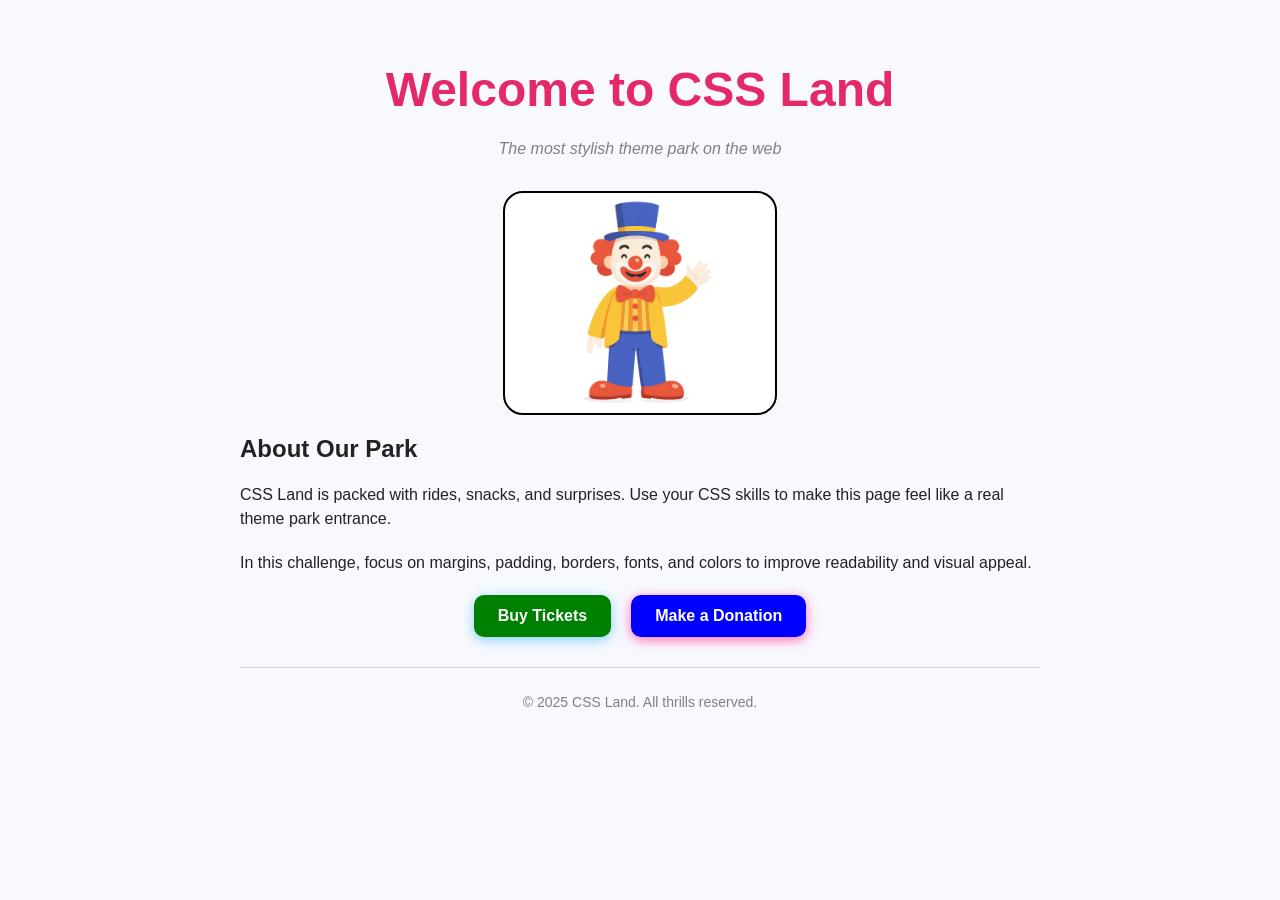
<file: wad2/w2-challenges/challenge1/home.html>
<!DOCTYPE html>
<html lang="en">
<head>
    <meta charset="UTF-8" />
    <meta name="viewport" content="width=device-width, initial-scale=1.0"/>
    <title>Challenge 1 - CSS Land - Welcome</title>
    <link rel="stylesheet" href="styles.css"/>
</head>
<body>

    <!-- DO NOT MODIFY HTML
         YOU MAY ONLY EDIT styles.css
    -->

    <div class="container">

        <header class="site-header">
            <h1>Welcome to <span class="park-name">CSS Land</span></h1>
            <p class="tagline">The most stylish theme park on the web</p>
        </header>

        <main>
            <section class="hero">
                <div class="mascot-placeholder" aria-label="Mascot placeholder" role="img">
                    <img id="mascot-image" src="mascot.png">
                </div>
            </section>

            <section class="about">
                <h2>About Our Park</h2>
                <p>CSS Land is packed with rides, snacks, and surprises. Use your CSS skills to make this
                    page feel like a real theme park entrance.
                </p>
                <p>In this challenge, focus on margins, padding, borders, fonts, and colors to improve
                    readability and visual appeal.
                </p>
            </section>

            <section class="actions">
                <button class="buy-tickets">Buy Tickets</button>
                <button class="make-donation">Make a Donation</button>
            </section>
        </main>

        <footer class="site-footer">
            <p>© 2025 CSS Land. All thrills reserved.</p>
        </footer>

    </div>

</body>
</html>
</file>
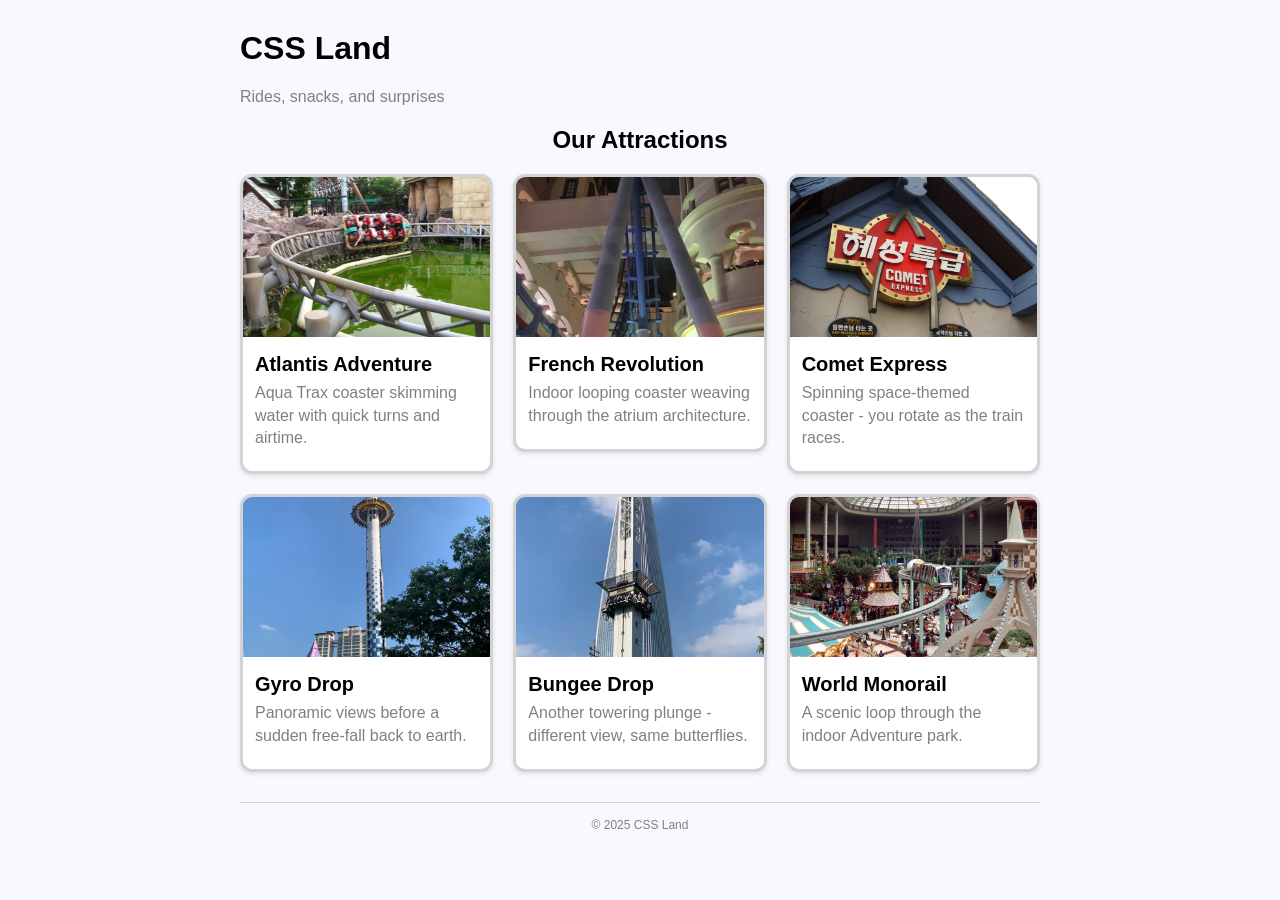
<file: wad2/w2-challenges/challenge2/home.html>
<!DOCTYPE html>
<html lang="en">
<head>
    <meta charset="UTF-8" />
    <meta name="viewport" content="width=device-width, initial-scale=1.0"/>
    <title>Challenge 2 - CSS Land - Attractions Gallery</title>
    <link rel="stylesheet" href="styles.css"/>
</head>
<body>

    <!-- DO NOT MODIFY home.html -->
    <!-- Add all styling in styles.css -->

    <div class="container">
        <header class="site-header">
            <h1>CSS Land</h1>
            <p class="tagline">Rides, snacks, and surprises</p>
        </header>

        <main>
            <section class="attractions">
                <h2>Our Attractions</h2>

                <div class="cards">
                    <article class="card">
                        <img src="images/atlantis.jpg" alt="Atlantis Adventure at Lotte World">
                        <h3>Atlantis Adventure</h3>
                        <p class="blurb">Aqua Trax coaster skimming water with quick turns and airtime.</p>
                    </article>

                    <article class="card">
                        <img src="images/french.jpg" alt="French Revolution indoor coaster">
                        <h3>French Revolution</h3>
                        <p class="blurb">Indoor looping coaster weaving through the atrium architecture.</p>
                    </article>

                    <article class="card">
                        <img src="images/comet.jpg" alt="Comet Express at Lotte World">
                        <h3>Comet Express</h3>
                        <p class="blurb">Spinning space-themed coaster - you rotate as the train races.</p>
                    </article>

                    <article class="card">
                        <img src="images/gyro.jpg" alt="Gyro Drop tower ride at Lotte World">
                        <h3>Gyro Drop</h3>
                        <p class="blurb">Panoramic views before a sudden free-fall back to earth.</p>
                    </article>

                    <article class="card">
                        <img src="images/bungee.jpg" alt="Bungee Drop at Lotte World">
                        <h3>Bungee Drop</h3>
                        <p class="blurb">Another towering plunge - different view, same butterflies.</p>
                    </article>

                    <article class="card">
                        <img src="images/monorail.jpg" alt="World Monorail at Lotte World Adventure">
                        <h3>World Monorail</h3>
                        <p class="blurb">A scenic loop through the indoor Adventure park.</p>
                    </article>
                </div>
            </section>
        </main>

        <footer class="site-footer">
            <p>© 2025 CSS Land</p>
        </footer>
    </div>

</body>
</html>
</file>
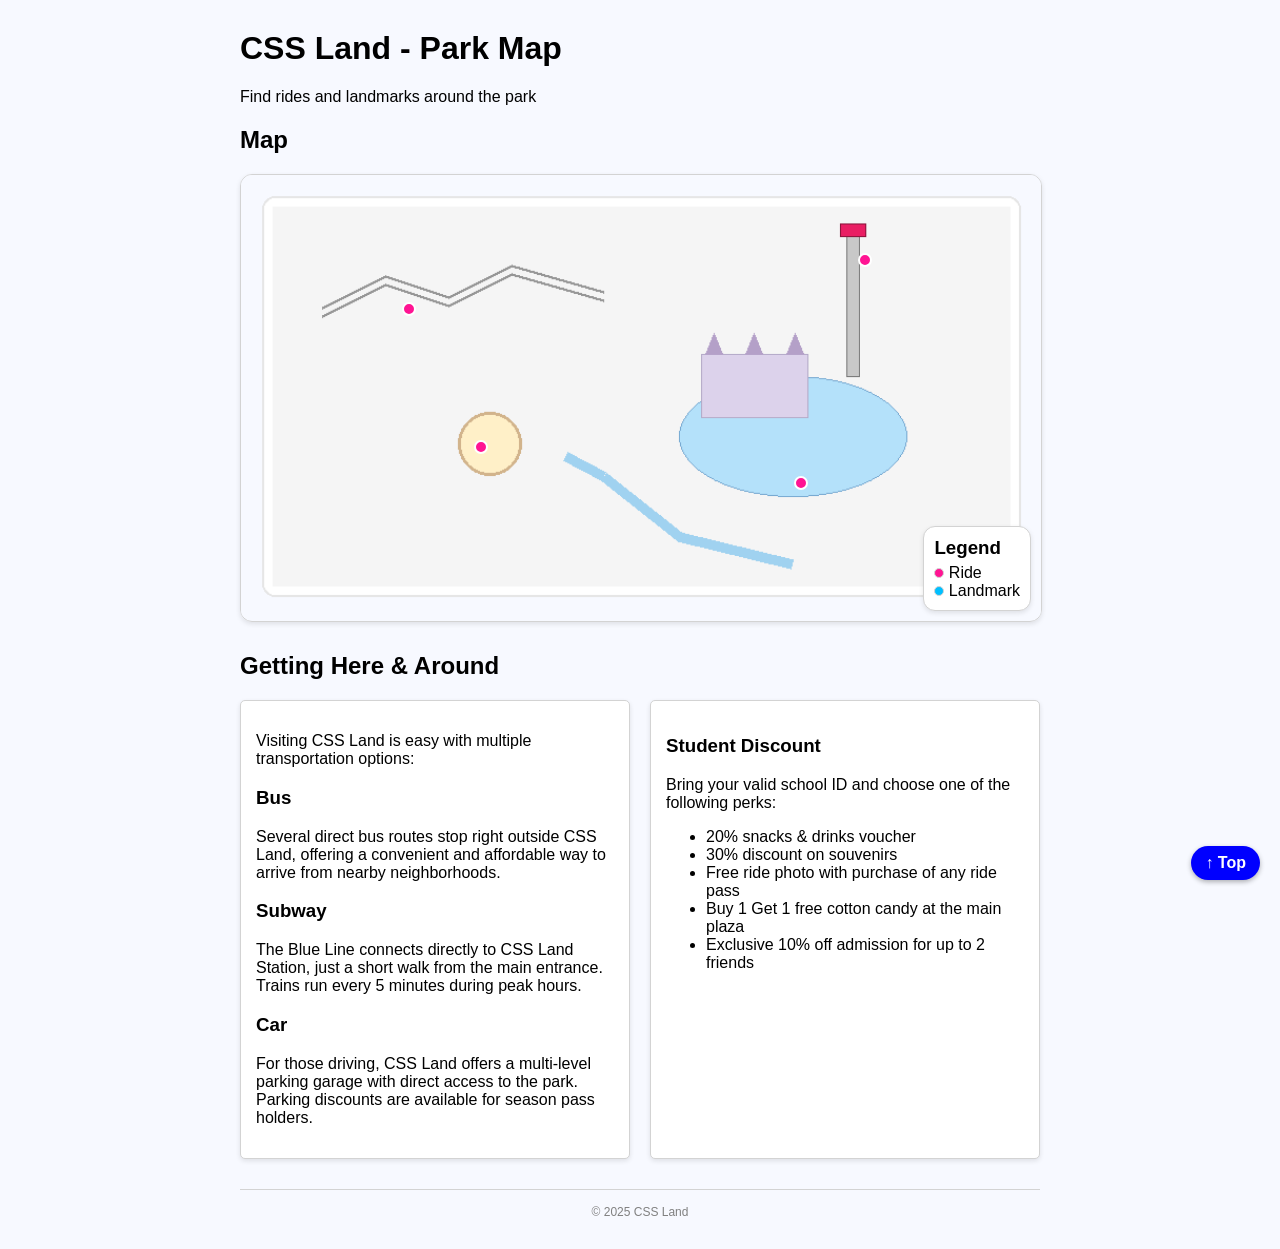
<file: wad2/w2-challenges/challenge3/home.html>
<!DOCTYPE html>
<html lang="en">
<head>
    <meta charset="UTF-8" />
    <meta name="viewport" content="width=device-width, initial-scale=1.0"/>
    <title>Challenge 3 - CSS Land - Park Map</title>
    <link rel="stylesheet" href="styles.css"/>
</head>
<body id="top">
    <!-- DO NOT MODIFY home.html -->
    <!-- Add all your styles in styles.css -->

    <div class="container">
        <header class="site-header">
            <h1>CSS Land - Park Map</h1>
            <p class="tagline">Find rides and landmarks around the park</p>
        </header>

        <main>
            <section class="map-section">
                <h2>Map</h2>

                <!-- Map wrapper: make this the positioning context -->
                <div class="map-wrapper">
                    <!-- Map image -->
                    <img class="park-map" src="map.png" alt="CSS Land Park Map">

                    <!-- Attraction markers (place precisely on the map) -->
                    <button class="marker" id="marker-atlantis" aria-label="Atlantis Adventure">
                        <span class="tooltip">Atlantis Adventure</span>
                    </button>

                    <button class="marker" id="marker-gyro" aria-label="Gyro Drop">
                        <span class="tooltip">Gyro Drop</span>
                    </button>

                    <button class="marker" id="marker-carousel" aria-label="Carousel Dreams">
                        <span class="tooltip">Carousel Dreams</span>
                    </button>

                    <button class="marker" id="marker-river" aria-label="River Rapids">
                        <span class="tooltip">River Rapids</span>
                    </button>

                    <!-- Legend box pinned to map corner -->
                    <aside class="legend">
                        <h3>Legend</h3>
                        <ul>
                            <li><span class="dot ride"></span> Ride</li>
                            <li><span class="dot landmark"></span> Landmark</li>
                        </ul>
                    </aside>
                </div>
            </section>

            <section class="transport">
                <h2>Getting Here & Around</h2>
                <div class="transport-columns">
                    <!-- Left column: Transportation info -->
                    <div class="transport-info">
                        <p>Visiting CSS Land is easy with multiple transportation options:</p>

                        <h3>Bus</h3>
                        <p>Several direct bus routes stop right outside CSS Land, offering a convenient and affordable way to arrive from nearby neighborhoods.</p>

                        <h3>Subway</h3>
                        <p>The Blue Line connects directly to CSS Land Station, just a short walk from the main entrance. Trains run every 5 minutes during peak hours.</p>

                        <h3>Car</h3>
                        <p>For those driving, CSS Land offers a multi-level parking garage with direct access to the park. Parking discounts are available for season pass holders.</p>
                    </div>

                    <!-- Right column: Student discount info -->
                    <div class="transport-discounts">
                        <h3>Student Discount</h3>
                        <p>Bring your valid school ID and choose one of the following perks:</p>
                        <ul>
                            <li>20% snacks & drinks voucher</li>
                            <li>30% discount on souvenirs</li>
                            <li>Free ride photo with purchase of any ride pass</li>
                            <li>Buy 1 Get 1 free cotton candy at the main plaza</li>
                            <li>Exclusive 10% off admission for up to 2 friends</li>
                        </ul>
                    </div>
                </div>
            </section>

        </main>

        <!-- Fixed Back to Top button -->
        <a href="#top" class="back-to-top" aria-label="Back to top">↑ Top</a>

        <footer class="site-footer">
            <p>© 2025 CSS Land</p>
        </footer>
    </div>
</body>
</html>
</file>
<file: style.css>
@import url('https://fonts.googleapis.com/css2?family=Lora:wght@400;500;600;700&display=swap');

:root {
    --page-bg: #DAD7CD;
    --card-bg: #FFFFFF;
    --sage-light: #A3B18A;
    --fern: #588157;
    --hunter: #3A5A40;
    --forest: #344E41;
}

body {
    margin: 0;
    font-family: Arial, sans-serif;
    text-align: center;
    background-color: var(--page-bg);
    color: var(--forest);
    padding: 120px 20px 40px;
    line-height: 1.6;
}

html {
    scroll-behavior: smooth;
}

header, main {
    max-width: 1500px;
    margin: 0 auto;
}

nav {
    position: fixed;
    top: 0;
    left: 0;
    right: 0;
    z-index: 1000;
    margin: 0;
    padding: 12px 20px;
    background-color: var(--page-bg);
    border-bottom: 0;
    box-shadow: 0 2px 8px rgba(52, 78, 65, 0.12);
}

nav a {
    display: inline-block;
    margin: 6px;
    padding: 8px 12px;
    color: var(--fern);
    font-family: 'Lora', serif;
    font-weight: 600;
    text-decoration: none;
    border: 0;
    border-radius: 4px;
    background: var(--card-bg);
    transition: background-color 0.35s ease, color 0.35s ease, box-shadow 0.35s ease;
}

nav a:hover {
    color: var(--forest);
    background: var(--sage-light);
}

nav a[aria-current="page"] {
    color: var(--card-bg);
    background: var(--fern);
    box-shadow: 0 4px 12px rgba(52, 78, 65, 0.16);
}

body:not(.nav-ready) nav a[aria-current="page"] {
    color: var(--fern);
    background: var(--card-bg);
    box-shadow: none;
}

.home-page {
    padding: 0;
}

.home-page .hero {
    position: relative;
    display: grid;
    place-items: center;
    max-width: none;
    width: 100%;
    height: 100vh;
    min-height: 100vh;
    box-sizing: border-box;
    margin: 0;
    overflow: hidden;
    background: url('photos/main.JPG') center / cover no-repeat;
}

.hero-overlay {
    position: absolute;
    inset: 0;
    background: rgba(16, 28, 22, 0.58);
}

.hero-content,
.scroll-prompt {
    position: relative;
    z-index: 1;
}

.hero-content h1 {
    margin: 0;
    color: var(--card-bg);
    font-size: clamp(3rem, 9vw, 8rem);
    letter-spacing: 0.03em;
    text-align: center;
    text-shadow: 0 8px 28px rgba(0, 0, 0, 0.32);
}

.scroll-prompt {
    position: absolute;
    bottom: 38px;
    left: 0;
    width: 100%;
    display: inline-flex;
    flex-direction: column;
    align-items: center;
    gap: 8px;
    color: var(--card-bg);
    font-family: 'Lora', serif;
    font-size: clamp(1rem, 2.5vw, 1.35rem);
    font-weight: 600;
    text-align: center;
    text-decoration: none;
}

.scroll-prompt:hover {
    color: var(--sage-light);
}

.scroll-arrow {
    font-size: 2.2rem;
    line-height: 1;
}

.home-page main {
    max-width: 1500px;
    padding: 34px 20px 40px;
}

.home-page.is-entering-home {
    overflow: hidden;
}

.home-page.is-settling-home {
    overflow: hidden;
}

.home-page.is-entering-home .hero {
    position: fixed;
    inset: 0;
    z-index: 2000;
    width: 100%;
    --animate-duration: 750ms;
}

.home-page.has-entered-home .hero {
    display: none;
}

.home-page.has-revealed-home main,
.home-page.has-entered-home main {
    padding: 120px 20px 40px;
}

.home-page .home-main-nav {
    position: fixed;
    top: 0;
    left: 0;
    right: 0;
    max-width: 100%;
    margin: 0;
    border-bottom: 0;
    border-radius: 0;
}

.home-page-title {
    margin: 0 0 28px;
    text-align: center;
}

.reveal-on-scroll,
.home-page-title,
.home-about {
    opacity: 0;
    pointer-events: none;
    --animate-duration: 750ms;
}

.reveal-on-scroll.is-revealed,
.home-page-title.is-revealed,
.home-about.is-revealed {
    opacity: 1;
    pointer-events: auto;
}

.page-load-reveal {
    --animate-duration: 750ms;
}

.experience-tabs {
    display: flex;
    justify-content: center;
    gap: 12px;
    margin: 12px 0 24px;
}

.experience-tab {
    padding: 9px 18px;
    color: var(--fern);
    font-family: 'Lora', serif;
    font-size: 1rem;
    font-weight: 600;
    cursor: pointer;
    background: var(--card-bg);
    border: 0;
    border-radius: 4px;
    transition: background-color 0.35s ease, color 0.35s ease, box-shadow 0.35s ease;
}

.experience-tab:hover {
    color: var(--forest);
    background: var(--sage-light);
}

.experience-tab.is-active {
    color: var(--card-bg);
    background: var(--fern);
    box-shadow: 0 4px 12px rgba(52, 78, 65, 0.16);
}

.empty-experience {
    text-align: center;
}

h1, h2, h3 {
    color: var(--forest);
    font-family: 'Lora', serif;
    font-weight: 700;
}

a {
    color: var(--hunter);
}

a:hover {
    color: var(--fern);
}

section {
    background: var(--card-bg);
    border: 0;
    border-radius: 6px;
    margin: 20px 0;
    padding: 24px;
    text-align: left;
}

.intro {
    display: flex;
    flex-wrap: wrap;
    align-items: center;
    column-gap: 52px;
    row-gap: 28px;
    padding: 88px 110px;
    text-align: center;
    font-size: 1.08rem;
}

.intro-copy {
    flex: 0 1 calc(42% - 26px);
}

.intro-copy h2 {
    margin-top: 0;
}

.intro-photo {
    width: calc(58% - 26px);
    height: auto;
    flex: 1 1 calc(58% - 26px);
    object-fit: contain;
}

.intro-details {
    flex: 0 0 100%;
    display: grid;
    grid-template-columns: repeat(2, minmax(0, 1fr));
    column-gap: 80px;
    margin-top: 12px;
    padding-top: 28px;
    border-top: 1px solid var(--sage-light);
}

.intro-details h2 {
    text-align: center;
}

.intro-resources p,
.intro-contact p {
    display: flex;
    align-items: center;
    gap: 10px;
    text-align: left;
}

.contact-icon {
    width: 22px;
    height: 22px;
    object-fit: contain;
}

.details {
    color: var(--hunter);
}

.education-timeline {
    position: relative;
    max-width: 1100px;
    margin: 20px auto;
    padding-left: 46px;
}

.education-timeline::before {
    position: absolute;
    top: 24px;
    bottom: 24px;
    left: 18px;
    width: 2px;
    background: var(--sage-light);
    content: "";
}

.education-card {
    position: relative;
    margin: 20px 0;
    padding: 28px 32px;
    text-align: left;
    background: var(--card-bg);
    border: 0;
    border-radius: 6px;
}

.education-card::before {
    position: absolute;
    top: 32px;
    left: -35px;
    width: 14px;
    height: 14px;
    box-sizing: border-box;
    background: var(--fern);
    border: 3px solid var(--page-bg);
    border-radius: 50%;
    content: "";
}

.education-card-header {
    display: flex;
    justify-content: space-between;
    align-items: flex-start;
    gap: 24px;
}

.education-card h2,
.education-qualification {
    margin: 0;
}

.school-title {
    display: flex;
    align-items: center;
    gap: 14px;
}

.school-title img {
    width: 52px;
    height: 52px;
    flex: 0 0 52px;
    object-fit: contain;
    border-radius: 6px;
}

.education-qualification {
    margin-top: 4px;
    font-weight: 700;
}

.education-date {
    margin: 0;
    color: var(--hunter);
    font-size: 0.92rem;
    white-space: nowrap;
}

.education-facts {
    margin: 18px 0 0;
}

.coursework-label {
    display: block;
    margin-bottom: 8px;
    font-weight: 700;
}

.coursework-tags {
    display: flex;
    flex-wrap: wrap;
    gap: 8px;
    margin-top: 4px;
}

.coursework-tags span {
    padding: 4px 10px;
    color: var(--card-bg);
    font-size: 0.9rem;
    background: var(--fern);
    border-radius: 999px;
}

.education-activities {
    margin: 8px 0 0;
}

.education-activities span {
    color: var(--hunter);
    font-size: 0.92rem;
}

.project-card {
    display: grid;
    grid-template-columns: repeat(2, minmax(0, 1fr));
    gap: 64px;
    max-width: 1100px;
    min-height: 420px;
    margin: 20px auto;
    padding: 32px;
    text-align: left;
    background: var(--card-bg);
    border: 0;
    border-radius: 6px;
}

.project-card-header {
    display: flex;
    justify-content: space-between;
    align-items: flex-start;
    gap: 24px;
}

.project-card h2 {
    margin: 0;
}

.project-card .education-date {
    margin-top: 4px;
}

ul {
    padding-left: 22px;
}

footer {
    margin-top: 35px;
    color: var(--hunter);
    font-size: 0.95rem;
}

@media (max-width: 600px) {
    body {
        padding: 92px 16px 32px;
    }

    nav {
        display: flex;
        gap: 8px;
        overflow-x: auto;
        padding: 10px 14px;
        white-space: nowrap;
        box-sizing: border-box;
        -webkit-overflow-scrolling: touch;
    }

    nav a {
        flex: 0 0 auto;
        margin: 0;
        padding: 8px 12px;
        font-size: 0.95rem;
    }

    .intro {
        flex-direction: column;
        gap: 20px;
        padding: 32px 24px;
    }

    .intro-photo {
        width: min(100%, 560px);
        flex-basis: auto;
    }

    .intro-details {
        grid-template-columns: 1fr;
        row-gap: 24px;
    }

    .education-timeline {
        padding-left: 34px;
    }

    .education-timeline::before {
        left: 12px;
    }

    .education-card {
        padding: 24px;
    }

    .education-card::before {
        left: -29px;
    }

    .education-card-header {
        flex-direction: column;
        gap: 4px;
    }

    .school-title {
        gap: 10px;
    }

    .school-title img {
        width: 42px;
        height: 42px;
        flex-basis: 42px;
    }

    .education-date {
        white-space: normal;
    }

    .project-card {
        grid-template-columns: 1fr;
        min-height: auto;
        padding: 24px;
    }

    .project-card-header {
        flex-direction: column;
        gap: 4px;
    }

    .project-visual {
        display: none;
    }

    .home-page {
        padding: 0;
    }

    .home-page main {
        padding: 24px 16px 32px;
    }

    .home-page.has-revealed-home main,
    .home-page.has-entered-home main {
        padding: 92px 16px 32px;
    }

    .hero-content h1 {
        padding: 0 24px;
        font-size: clamp(2.6rem, 13vw, 4.5rem);
        line-height: 1.12;
    }

    .scroll-prompt {
        bottom: 30px;
    }

    .home-page .home-main-nav {
        display: flex;
        gap: 8px;
        overflow-x: auto;
        width: 100%;
        box-sizing: border-box;
        padding: 10px 14px;
        white-space: nowrap;
        -webkit-overflow-scrolling: touch;
    }

    .home-page .intro {
        row-gap: 24px;
        padding: 28px 20px;
        font-size: 1rem;
        line-height: 1.55;
    }

    .home-page .intro-copy {
        width: 100%;
    }

    .home-page .intro-copy h2 {
        margin-bottom: 16px;
        font-size: 2rem;
    }

    .home-page .intro-copy p {
        margin: 0 0 20px;
        text-align: center;
    }

}
</file>
<file: wad2/style.css>
/* Base */
@font-face {
    font-family: "Super Mario Local";
    src: url("./fonts/Super Mario/SuperMario256.ttf") format("truetype");
    font-weight: normal;
    font-style: normal;
}

@font-face {
    font-family: "ByteBounce Local";
    src: url("./fonts/bytebounce/ByteBounce.ttf") format("truetype");
    font-weight: normal;
    font-style: normal;
}

:root {
    --display-font: "Super Mario Local", Impact, "Arial Black", sans-serif;
    --body-font: "ByteBounce Local", "Trebuchet MS", Arial, Helvetica, sans-serif;
    --sky-blue: #57c7ff;
    --mario-red: #e52521;
    --mario-blue: #049cd8;
    --deep-blue: #026fa0;
    --mario-yellow: #fbd000;
    --grass-green: #43b047;
    --brick-brown: #8b4a22;
    --brick-orange: #c9672d;
    --dark-text: #24201c;
    --cream: #fff7d1;
    --panel-fill: #fff3c4;
    --panel-edge: #2b1b12;
    --white: #ffffff;
    --soft-shadow: rgba(45, 40, 28, 0.18);
    --strong-shadow: rgba(45, 40, 28, 0.32);
    --pixel-corner: 10px;
}

* {
    box-sizing: border-box;
}

html {
    scroll-behavior: smooth;
}

body {
    margin: 0;
    font-family: var(--body-font);
    font-size: 1.25rem;
    color: var(--dark-text);
    background:
        radial-gradient(circle at 8% 12%, rgba(251, 208, 0, 0.35) 0 58px, transparent 60px),
        linear-gradient(#9ae6ff 0%, #fff8c7 45%, #a9e86f 100%);
    min-height: 100vh;
}

button {
    font-family: var(--body-font);
}

body.intro-active {
    overflow: hidden;
}

.site-content {
    opacity: 0;
    visibility: hidden;
    transition: opacity 0.65s ease;
}

body.entered .site-content {
    opacity: 1;
    visibility: visible;
}

main {
    max-width: 1160px;
    margin: 0 auto;
    padding: 42px 20px 54px;
}

section {
    margin-bottom: 42px;
    scroll-margin-top: 24px;
}

.section-title {
    display: inline-block;
    margin: 0 0 20px;
    padding: 0;
    border: 0;
    background: transparent;
    color: var(--mario-yellow);
    font-family: var(--display-font);
    font-size: clamp(1.8rem, 4vw, 2.7rem);
    letter-spacing: 0.02em;
    -webkit-text-stroke: 1px var(--panel-edge);
    text-shadow:
        3px 3px 0 var(--panel-edge),
        5px 5px 0 var(--mario-red),
        0 8px 16px var(--soft-shadow);
}

#facts > .section-title,
#toad-gallery > .section-title {
    text-align: center;
    display: block;
}

.reveal,
.reveal-pop {
    opacity: 0;
    transition-delay: var(--delay, 0ms);
}

.reveal {
    transform: translateY(30px);
    transition:
        opacity 0.55s ease,
        transform 0.55s ease;
}

.reveal.visible {
    opacity: 1;
    transform: translateY(0);
}

.reveal-pop {
    transform: translate(var(--start-x, 0), 28px) scale(0.88);
}

.reveal-pop.visible {
    animation: popReveal 0.62s ease-out var(--delay, 0ms) forwards;
}

/* Intro */
.intro-overlay {
    position: fixed;
    inset: 0;
    z-index: 50;
    display: grid;
    place-items: center;
    padding: 24px;
    background:
        radial-gradient(circle at 22% 18%, rgba(251, 208, 0, 0.22) 0 70px, transparent 72px),
        radial-gradient(circle at 78% 78%, rgba(67, 176, 71, 0.2) 0 90px, transparent 92px),
        linear-gradient(#0a6fb4 0%, #55c7ff 62%, #9be36f 100%);
    opacity: 1;
    transition: opacity 0.65s ease;
}

.intro-overlay.fade-out {
    opacity: 0;
    pointer-events: none;
}

.intro-card {
    text-align: center;
}

.intro-stage {
    position: relative;
    width: 170px;
    height: 260px;
    margin: 0 auto;
}

.intro-mushroom {
    position: absolute;
    left: 50%;
    top: 50%;
    z-index: 1;
    width: 82px;
    height: 82px;
    object-fit: contain;
    opacity: 0;
    transform: translateX(-50%) translateY(-8px);
}

.intro-mushroom.rise {
    animation: introMushroomRise 0.85s ease-out forwards;
}

.intro-block-button {
    position: absolute;
    left: 50%;
    top: 50%;
    z-index: 2;
    width: 122px;
    height: 122px;
    padding: 0;
    border: 0;
    background: transparent;
    cursor: pointer;
    transform: translateX(-50%) translateY(-50%);
    filter: drop-shadow(0 12px 0 rgba(61, 35, 15, 0.36));
}

.intro-block-button img {
    width: 100%;
    height: 100%;
    display: block;
    object-fit: contain;
    animation: introBlockIdle 1.8s ease-in-out infinite;
    transition: transform 0.16s ease;
}

.intro-block-button:hover img {
    animation: introBlockHoverIdle 1.2s ease-in-out infinite;
}

.intro-block-button.bump {
    animation: introBlockBump 0.2s ease-in-out;
}

.intro-block-button.bump img {
    animation: none;
}

.intro-text {
    margin: 18px 0 0;
    padding: 8px 14px;
    display: inline-block;
    border: 3px solid var(--white);
    border-radius: 999px;
    background: rgba(36, 32, 28, 0.72);
    color: var(--white);
    font-family: var(--body-font);
    font-size: 1.25rem;
    font-weight: 900;
    letter-spacing: 0.08em;
    box-shadow: 0 6px 0 rgba(0, 0, 0, 0.25);
}

/* Music */
.music-button {
    position: fixed;
    top: 14px;
    right: 14px;
    z-index: 10;
    border: 3px solid var(--white);
    border-radius: 999px;
    padding: 8px 12px;
    background: var(--mario-blue);
    color: var(--white);
    font-family: var(--body-font);
    font-size: 1.1rem;
    font-weight: 800;
    box-shadow: 0 4px 0 var(--deep-blue), 0 8px 16px var(--soft-shadow);
    cursor: pointer;
    transition: transform 0.16s ease, box-shadow 0.16s ease, background 0.16s ease;
}

.music-button:hover {
    background: var(--mario-red);
    transform: translateY(-2px);
}

.music-button:active {
    transform: translateY(3px);
}

/* Hero */
.hero {
    position: relative;
    min-height: 100vh;
    padding: 22px 20px 56px;
    display: flex;
    flex-direction: column;
    align-items: center;
    justify-content: center;
    text-align: center;
    overflow: hidden;
    background-image:
        linear-gradient(rgba(0, 56, 116, 0.18), rgba(0, 56, 116, 0.15)),
        url("./fanpage-pics/bg.png");
    background-size: cover;
    background-position: center;
    background-repeat: no-repeat;
    border-bottom: 12px solid var(--brick-brown);
}

.logo {
    position: absolute;
    top: 90px;
    left: 50%;
    transform: translateX(-50%);
    width: min(170px, 40vw);
    display: block;
    filter: drop-shadow(0 10px 0 rgba(0, 0, 0, 0.22));
    opacity: 0;
    pointer-events: none;
    transition: opacity 0.25s ease;
}

body.hero-ready .logo {
    opacity: 1;
    animation: floatLogo 2.8s ease-in-out infinite;
}

h1 {
    margin: 22px 0 8px;
    font-family: var(--display-font);
    font-size: clamp(4.4rem, 16vw, 10.5rem);
    line-height: 0.9;
    color: var(--white);
    letter-spacing: 0.03em;
    text-shadow:
        5px 5px 0 var(--mario-red),
        10px 10px 0 var(--mario-blue),
        0 12px 22px rgba(0, 0, 0, 0.35);
}

.hero-title {
    margin: 0;
    width: min(78vw, 560px);
    height: auto;
    display: block;
    transform: translateY(125vh);
}

body.title-entered .hero-title {
    animation: titleShootUp 0.82s cubic-bezier(0.18, 0.92, 0.22, 1.12) forwards;
}

.scroll-prompt {
    display: inline-block;
    margin: 22px 0 0;
    padding: 10px 16px;
    border: 4px solid var(--white);
    border-radius: 0;
    background: rgba(36, 32, 28, 0.72);
    color: var(--white);
    font-family: var(--body-font);
    font-size: clamp(1.15rem, 3vw, 1.6rem);
    font-weight: 900;
    letter-spacing: 0.04em;
    opacity: 0;
    transform: scale(0.75);
    box-shadow: 0 6px 0 rgba(0, 0, 0, 0.28);
}

body.prompt-entered .scroll-prompt {
    animation: promptPop 0.35s ease-out forwards;
}

.scroll-arrow {
    display: block;
    margin-top: 4px;
    font-size: 1.8rem;
    line-height: 1;
    animation: arrowBounce 1.1s ease-in-out infinite;
}

/* About */
.profile {
    display: grid;
    grid-template-columns: 30% 40% 30%;
    align-items: center;
    gap: 18px;
    max-width: 1080px;
    margin-left: auto;
    margin-right: auto;
    padding: 28px 30px;
    border: 4px solid var(--panel-edge);
    border-radius: 0;
    clip-path: polygon(
        0 var(--pixel-corner),
        var(--pixel-corner) var(--pixel-corner),
        var(--pixel-corner) 0,
        calc(100% - var(--pixel-corner)) 0,
        calc(100% - var(--pixel-corner)) var(--pixel-corner),
        100% var(--pixel-corner),
        100% calc(100% - var(--pixel-corner)),
        calc(100% - var(--pixel-corner)) calc(100% - var(--pixel-corner)),
        calc(100% - var(--pixel-corner)) 100%,
        var(--pixel-corner) 100%,
        var(--pixel-corner) calc(100% - var(--pixel-corner)),
        0 calc(100% - var(--pixel-corner))
    );
    background: linear-gradient(90deg, #fffdf2, var(--panel-fill));
    box-shadow:
        inset 0 0 0 4px rgba(255, 255, 255, 0.75),
        inset 0 -6px 0 rgba(139, 74, 34, 0.12),
        5px 5px 0 rgba(43, 27, 18, 0.26),
        0 16px 26px var(--soft-shadow);
}

.profile-visual {
    width: 100%;
    height: clamp(240px, 30vw, 360px);
    display: flex;
    align-items: center;
    justify-content: center;
}

.profile-toad {
    width: 100%;
    height: 100%;
    max-width: 320px;
    object-fit: contain;
    filter: drop-shadow(5px 8px 0 rgba(43, 27, 18, 0.18));
}

.profile-copy {
    text-align: center;
}

.profile h2 {
    margin: 0 0 10px;
    color: var(--mario-red);
    font-family: var(--display-font);
    font-size: clamp(2.2rem, 6vw, 4rem);
    text-align: center;
    -webkit-text-stroke: 1px var(--panel-edge);
    text-shadow:
        2px 2px 0 var(--panel-edge),
        4px 4px 0 var(--mario-yellow);
}

.profile p {
    max-width: 620px;
    margin: 0;
    font-size: 1.38rem;
    line-height: 1.8;
    text-align: center;
}

/* Facts */
.facts-grid {
    display: grid;
    grid-template-columns: 1fr;
    gap: 22px;
    max-width: 900px;
    margin: 0 auto;
}

.fact-card,
.block-area {
    border-radius: 0;
    clip-path: polygon(
        0 var(--pixel-corner),
        var(--pixel-corner) var(--pixel-corner),
        var(--pixel-corner) 0,
        calc(100% - var(--pixel-corner)) 0,
        calc(100% - var(--pixel-corner)) var(--pixel-corner),
        100% var(--pixel-corner),
        100% calc(100% - var(--pixel-corner)),
        calc(100% - var(--pixel-corner)) calc(100% - var(--pixel-corner)),
        calc(100% - var(--pixel-corner)) 100%,
        var(--pixel-corner) 100%,
        var(--pixel-corner) calc(100% - var(--pixel-corner)),
        0 calc(100% - var(--pixel-corner))
    );
    background: var(--panel-fill);
    box-shadow:
        inset 0 0 0 4px rgba(255, 255, 255, 0.72),
        inset 0 -5px 0 rgba(139, 74, 34, 0.12),
        4px 4px 0 rgba(43, 27, 18, 0.24),
        0 10px 18px var(--soft-shadow);
}

.fact-card {
    padding: 24px;
    border: 3px solid var(--panel-edge);
    min-height: 0;
    background: linear-gradient(#fffdf2, #fff4c9);
    transition: transform 0.18s ease, box-shadow 0.18s ease;
}

.fact-card:hover {
    transform: translateY(-5px);
    box-shadow:
        inset 0 0 0 4px rgba(255, 255, 255, 0.72),
        inset 0 -5px 0 rgba(139, 74, 34, 0.12),
        5px 5px 0 rgba(43, 27, 18, 0.3),
        0 14px 24px var(--strong-shadow);
}

.fact-card h3 {
    margin: 0 0 8px;
    color: var(--mario-blue);
    font-family: var(--display-font);
    font-size: clamp(1.45rem, 4vw, 2rem);
}

.fact-card p {
    margin: 0;
    font-size: 1.28rem;
    line-height: 1.72;
}

/* Interactive Block */
.interactive {
    text-align: center;
}

.block-area {
    position: relative;
    overflow: hidden;
    min-height: 360px;
    padding: 34px 24px 40px;
    border: 4px solid var(--panel-edge);
    background-color: var(--panel-fill);
    background-image:
        linear-gradient(rgba(255, 253, 242, 0.82), rgba(255, 246, 207, 0.82)),
        repeating-linear-gradient(0deg, transparent 0 24px, rgba(75, 34, 12, 0.28) 25px 28px),
        repeating-linear-gradient(90deg, transparent 0 58px, rgba(75, 34, 12, 0.22) 59px 62px);
    box-shadow:
        inset 0 0 0 4px rgba(255, 255, 255, 0.7),
        inset 0 -6px 0 rgba(139, 74, 34, 0.14),
        5px 5px 0 rgba(43, 27, 18, 0.26),
        0 12px 24px var(--soft-shadow);
}

.block-area p {
    margin: 0 0 14px;
    font-size: 1.25rem;
    line-height: 1.65;
    font-weight: 900;
    color: var(--brick-brown);
}

.coin-counter {
    display: inline-block;
    margin-top: 16px;
    padding: 9px 16px;
    border: 3px solid var(--white);
    border-radius: 999px;
    background: var(--mario-yellow);
    color: #5a3000;
    font-family: var(--body-font);
    font-size: 1.25rem;
    font-weight: 900;
    box-shadow: 0 5px 0 #d69a00;
}

.block-stage {
    position: relative;
    width: 180px;
    height: 230px;
    margin: 0 auto;
}

.flying-coin {
    position: absolute;
    left: 50%;
    width: 76px;
    height: 76px;
    object-fit: contain;
    transform: translateX(-50%);
}

.flying-coin {
    bottom: 84px;
    z-index: 3;
    animation: coinSpring 0.9s ease-out forwards;
    pointer-events: none;
}

.block-button {
    position: absolute;
    left: 50%;
    bottom: 0;
    z-index: 2;
    width: 112px;
    height: 112px;
    padding: 0;
    border: 0;
    background: transparent;
    cursor: pointer;
    transform: translateX(-50%);
    filter: drop-shadow(0 10px 0 rgba(86, 45, 15, 0.28));
    transition: filter 0.16s ease;
}

.block-button:not(.bump) img {
    animation: blockIdle 2.3s ease-in-out infinite;
}

.block-button:hover {
    filter: drop-shadow(0 13px 0 rgba(86, 45, 15, 0.28)) brightness(1.04);
}

.block-button:not(.bump):hover img {
    animation: blockHoverIdle 1.2s ease-in-out infinite;
}

.block-button:active {
    transform: translateX(-50%) translateY(3px);
}

.block-button img {
    width: 100%;
    height: 100%;
    display: block;
    object-fit: contain;
    transition: transform 0.16s ease;
}

.block-button.bump {
    animation: blockBump 0.28s ease-in-out;
}

/* Toad Gallery */
.gallery-panel {
    max-width: 760px;
    margin: 0 auto;
    padding: 30px 24px;
    border: 4px solid var(--panel-edge);
    border-radius: 0;
    clip-path: polygon(
        0 var(--pixel-corner),
        var(--pixel-corner) var(--pixel-corner),
        var(--pixel-corner) 0,
        calc(100% - var(--pixel-corner)) 0,
        calc(100% - var(--pixel-corner)) var(--pixel-corner),
        100% var(--pixel-corner),
        100% calc(100% - var(--pixel-corner)),
        calc(100% - var(--pixel-corner)) calc(100% - var(--pixel-corner)),
        calc(100% - var(--pixel-corner)) 100%,
        var(--pixel-corner) 100%,
        var(--pixel-corner) calc(100% - var(--pixel-corner)),
        0 calc(100% - var(--pixel-corner))
    );
    background: linear-gradient(#fffdf2, #fff4c9);
    box-shadow:
        inset 0 0 0 4px rgba(255, 255, 255, 0.72),
        inset 0 -5px 0 rgba(139, 74, 34, 0.12),
        5px 5px 0 rgba(43, 27, 18, 0.26),
        0 14px 24px var(--soft-shadow);
    text-align: center;
}

.gallery-frame {
    display: grid;
    grid-template-columns: 64px minmax(0, 1fr) 64px;
    align-items: center;
    gap: 18px;
}

.gallery-control {
    width: 58px;
    height: 58px;
    border: 3px solid var(--panel-edge);
    border-radius: 0;
    background: var(--mario-yellow);
    color: var(--panel-edge);
    font-family: var(--body-font);
    font-size: 2rem;
    font-weight: 900;
    cursor: pointer;
    box-shadow: 0 5px 0 var(--brick-brown);
    transition: transform 0.14s ease, box-shadow 0.14s ease;
}

.gallery-control:hover {
    transform: translateY(-2px);
}

.gallery-control:active {
    transform: translateY(3px);
    box-shadow: 0 2px 0 var(--brick-brown);
}

.gallery-slide {
    min-height: 560px;
    display: flex;
    flex-direction: column;
    align-items: center;
    justify-content: center;
    overflow: hidden;
}

.gallery-image {
    width: 100%;
    max-width: 360px;
    height: 260px;
    object-fit: contain;
    display: block;
    margin: 0 auto 14px;
}

.gallery-image.pop {
    animation: galleryImagePop 0.34s ease-out;
}

.gallery-panel.visible .gallery-image {
    animation: galleryImagePop 0.34s ease-out 0.45s;
}

.gallery-slide.next-out {
    animation: slideOutLeft 0.22s ease-in forwards;
}

.gallery-slide.next-in {
    animation: slideInRight 0.28s ease-out forwards;
}

.gallery-slide.prev-out {
    animation: slideOutRight 0.22s ease-in forwards;
}

.gallery-slide.prev-in {
    animation: slideInLeft 0.28s ease-out forwards;
}

.gallery-name {
    margin: 0 0 8px;
    font-family: var(--display-font);
    font-size: clamp(1.8rem, 5vw, 2.7rem);
    -webkit-text-stroke: 1px var(--panel-edge);
    text-shadow: 2px 2px 0 var(--panel-edge), 4px 4px 0 var(--mario-yellow);
}

.gallery-tagline {
    margin: 0 0 12px;
    color: var(--white);
    font-family: var(--display-font);
    font-size: clamp(1.1rem, 3vw, 1.45rem);
    -webkit-text-stroke: 0.5px var(--panel-edge);
    text-shadow: 1px 1px 0 var(--panel-edge);
}

.gallery-description {
    min-height: 42px;
    margin: 0;
    font-size: 1.3rem;
    line-height: 1.6;
}

.gallery-appearance {
    margin: 16px 0 0;
    padding-top: 12px;
    border-top: 3px solid rgba(43, 27, 18, 0.24);
    font-size: 1.15rem;
    line-height: 1.45;
}

.gallery-appearance strong {
    display: block;
    color: var(--brick-brown);
    font-family: var(--display-font);
    font-size: 1.05rem;
}

.gallery-dots {
    display: flex;
    justify-content: center;
    gap: 9px;
    margin-top: 16px;
}

.gallery-dot {
    width: 15px;
    height: 15px;
    padding: 0;
    border: 2px solid var(--panel-edge);
    border-radius: 50%;
    background: var(--white);
    cursor: pointer;
}

.gallery-dot.active {
    background: var(--mario-red);
}

/* Footer */
footer {
    padding: 22px 16px;
    text-align: center;
    background: var(--mario-blue);
    color: var(--white);
    font-family: var(--body-font);
    font-size: 1.1rem;
    font-weight: 900;
    border-top: 8px solid var(--mario-yellow);
}

/* Animations */
@keyframes floatLogo {
    0%, 100% {
        transform: translateX(-50%) translateY(0);
    }
    50% {
        transform: translateX(-50%) translateY(-10px);
    }
}

@keyframes titleShootUp {
    0% {
        transform: translateY(125vh);
    }
    72% {
        transform: translateY(-34px);
    }
    88% {
        transform: translateY(12px);
    }
    100% {
        transform: translateY(0);
    }
}

@keyframes promptPop {
    0% {
        opacity: 0;
        transform: scale(0.75);
    }
    72% {
        opacity: 1;
        transform: scale(1.08);
    }
    100% {
        opacity: 1;
        transform: scale(1);
    }
}

@keyframes arrowBounce {
    0%, 100% {
        transform: translateY(0);
    }
    50% {
        transform: translateY(7px);
    }
}

@keyframes popReveal {
    0% {
        opacity: 0;
        transform: translate(var(--start-x, 0), 28px) scale(0.88);
    }
    68% {
        opacity: 1;
        transform: translate(0, -9px) scale(1.04);
    }
    100% {
        opacity: 1;
        transform: translate(0, 0) scale(1);
    }
}

@keyframes introBlockIdle {
    0%, 100% {
        transform: translateY(0);
    }
    50% {
        transform: translateY(-8px);
    }
}

@keyframes introBlockHoverIdle {
    0%, 100% {
        transform: translateY(0) scale(1.07);
    }
    50% {
        transform: translateY(-8px) scale(1.07);
    }
}

@keyframes introBlockBump {
    0%, 100% {
        transform: translateX(-50%) translateY(-50%);
    }
    45% {
        transform: translateX(-50%) translateY(calc(-50% - 28px));
    }
}

@keyframes introMushroomRise {
    0% {
        opacity: 1;
        transform: translateX(-50%) translateY(-8px);
    }
    100% {
        opacity: 1;
        transform: translateX(-50%) translateY(-142px);
    }
}

@keyframes blockIdle {
    0%, 100% {
        transform: translateY(0);
    }
    50% {
        transform: translateY(-6px);
    }
}

@keyframes blockHoverIdle {
    0%, 100% {
        transform: translateY(0) scale(1.08);
    }
    50% {
        transform: translateY(-6px) scale(1.08);
    }
}

@keyframes blockBump {
    0%, 100% {
        transform: translateX(-50%) translateY(0);
    }
    45% {
        transform: translateX(-50%) translateY(-24px);
    }
}

@keyframes coinSpring {
    0% {
        opacity: 1;
        transform: translateX(-50%) translateY(0) scale(0.8);
    }
    55% {
        opacity: 1;
        transform: translateX(-50%) translateY(-126px) scale(1.1);
    }
    100% {
        opacity: 0;
        transform: translateX(-50%) translateY(-154px) scale(0.8);
    }
}

@keyframes tinyBounce {
    0%, 100% {
        transform: translateY(0);
    }
    45% {
        transform: translateY(-10px);
    }
}

@keyframes slideOutLeft {
    0% {
        opacity: 1;
        transform: translateX(0);
    }
    100% {
        opacity: 0;
        transform: translateX(-28px);
    }
}

@keyframes slideInRight {
    0% {
        opacity: 0;
        transform: translateX(28px);
    }
    100% {
        opacity: 1;
        transform: translateX(0);
    }
}

@keyframes slideOutRight {
    0% {
        opacity: 1;
        transform: translateX(0);
    }
    100% {
        opacity: 0;
        transform: translateX(28px);
    }
}

@keyframes slideInLeft {
    0% {
        opacity: 0;
        transform: translateX(-28px);
    }
    100% {
        opacity: 1;
        transform: translateX(0);
    }
}

@keyframes galleryImagePop {
    0% {
        transform: scale(0.95);
    }
    65% {
        transform: scale(1.05);
    }
    100% {
        transform: scale(1);
    }
}

/* Responsive */
@media (max-width: 620px) {
    .music-button {
        top: auto;
        bottom: 10px;
        right: 10px;
        padding: 7px 10px;
        font-size: 1rem;
    }

    .hero {
        padding: 18px 12px 46px;
        background-position: center bottom;
    }

    .logo {
        width: min(135px, 44vw);
        margin-top: 34px;
    }

    h1 {
        font-size: clamp(3.1rem, 16vw, 5rem);
        text-shadow:
            3px 3px 0 var(--mario-red),
            6px 6px 0 var(--mario-blue),
            0 10px 18px rgba(0, 0, 0, 0.35);
    }

    main {
        padding: 30px 14px 42px;
    }

    .facts-grid {
        grid-template-columns: 1fr;
    }

    .gallery-panel {
        padding: 22px 14px;
    }

    .gallery-frame {
        grid-template-columns: 46px minmax(0, 1fr) 46px;
        gap: 8px;
    }

    .gallery-control {
        width: 42px;
        height: 42px;
        font-size: 1.45rem;
    }

    .gallery-slide {
        min-height: 620px;
    }

    .gallery-image {
        height: 210px;
    }

    .profile {
        padding: 18px;
        grid-template-columns: 1fr;
        gap: 12px;
    }

    .profile-visual {
        height: 260px;
    }

    .profile-toad {
        max-width: 260px;
    }

    .block-stage {
        width: 150px;
        height: 214px;
    }

    .block-button {
        width: 98px;
        height: 98px;
    }

    .flying-coin {
        width: 68px;
        height: 68px;
    }

}
</file>
<file: wad2/w2-challenges/challenge1/styles.css>
/* styles.css - Challenge #1 (Skeleton) */
body {
    font-family: Arial, sans-serif;
    background-color: #F7F9FF;
    color: #222222;
    margin: 0;
}

.container {
    margin: auto;
    max-width: 800px;
    padding: 30px;
}

header {
    text-align: center;
}

h1 {
    font-size: 48px;
    font-weight: bold;
    color: rgb(229, 40, 103);
    margin-bottom: 20px;    
}

.tagline {
    font-style: italic;
    color: gray;
    margin-top: 0;
    margin-bottom: 30px;
}

.mascot-placeholder {
    width : 270px;
    margin: auto;
    background-color: white;
    border: solid 2px black;
    border-radius: 20px;
    text-align: center;
}

#mascot-image {
    width: 80%;
}



p {
    line-height: 1.5;
    margin-bottom: 20px;
}


.actions {
    display: flex;
    justify-content: center;
    gap: 20px;
    flex-wrap: wrap;
}

.buy-tickets {
    background-color: green;
    color: white;
    padding: 12px 24px;
    font-size: 16px;
    border-radius: 10px;
    font-weight: bold;
    border: none;
    box-shadow: lightskyblue 0 3px 12px;
    transition: 0.2s;
}

.buy-tickets:hover {
    background-color: darkgreen;
    transform: translateY(-1.5px);
    cursor: pointer;
}

.make-donation {
    background-color: blue;
    color: white;
    padding: 12px 24px;
    font-size: 16px;
    border-radius: 10px;
    font-weight: bold;
    border: blue;
    box-shadow: hotpink 0 3px 12px;
    transition: 0.2s;
}

.make-donation:hover {
    background-color: darkblue;
    transform: translateY(-1.5px);
    cursor: pointer;
}

.site-footer {
    text-align: center;
    color: gray;
    font-size: 14px;
    border-top: 1px solid lightgray;
    margin-top: 30px;
    padding-top: 10px;
}
</file>
<file: wad2/w2-challenges/challenge2/styles.css>
/* styles.css - Challenge #2 (Skeleton: Rides Gallery) */


/* 0) Base page */
body {
    font-family: Arial, sans-serif;
    background-color: #F7F9FF;
    color: black;
}

/* 1) Container */
.container {
    width: 800px;
    margin: 30px auto;
    /* margin: vertical horizontal; */
}

.tagline {
    color: gray
}

/* 2) Section heading */
.attractions {
    text-align: center;
}

/* 3) Cards wrapper (center all cards horizontally) */
.cards {
    width: 800px;
    display: grid;
    grid-template-columns: repeat(3, 1fr);
    gap: 20px;
    align-items: start;
}

/* 4) Card (size, spacing, border, rounded corners) */

.card {
    border: 3px solid lightgray;
    border-radius: 12px;
    background-color: white;
    box-shadow: 0 2px 5px rgba(0, 0, 0, 0.1);
    overflow: hidden;
    /* guarantees that the image cannot stick outside the rounded card corners */
    padding-bottom: 12px;
}

/* 5) Card text (h3 title, paragraph blurb) */
.card h3 {
    font-size: 20px;
    margin: 12px 12px 6px;
    text-align: left;;
}

.blurb {
    font-size: 16px;
    color: gray;
    margin: 0 12px;
    text-align: left;
    padding-bottom: 10px;
    line-height: 1.4
}

/* 6) Card image (fit within card, centered) */
.card img {
    width: 100%;
    height: 160px;
    object-fit: cover;
    /* cropped neatly without stretch */
}

/* 7) Hover state: change border to red, then make it wiggle */

@keyframes wiggle {
    0%   { transform: rotate(0deg); }
    25%  { transform: rotate(2deg); }
    50%  { transform: rotate(-2deg); }
    75%  { transform: rotate(2deg); }
    100% { transform: rotate(0deg); }
}

.card:hover {
    border-color: red;
    animation: wiggle 0.4s;
}
/* 8) Footer */
.site-footer {
    margin-top: 30px;
    padding-top: 15px;
    border-top: 1px solid lightgray;
    text-align: center;
}

.site-footer p {
    font-size: 12px;
    color: gray;
    margin: 0;
}
</file>
<file: wad2/w2-challenges/challenge3/styles.css>
/* styles.css - Challenge #3 (Skeleton: Park Map - Positioning) */


/* 0) Base page (font, background, text color, remove default margins) */
body {
   font-family: Arial, sans-serif;
   background-color: #F7F9FF;
   color: black;
   margin: 0 /* remove default margin */ ;
}

/* 1) Container (center, max-width, padding) */
.container {
   width: 800px;
   margin: 30px auto;
}


/* 2) Map section heading (spacing, readability) */


/* 3) Map wrapper
   - Make this the positioning context for absolute children (hint: relative).
   - Ensure it doesn't overflow horizontally.
*/
.map-wrapper {
   width: 100%; /* take 100% width of the parent --> container */
   position: relative; /* positioning context for absolute children */
   box-shadow: 0 2px 5px rgba(0, 0, 0, 0.1);
   border: 0.5px solid lightgray;
   border-radius: 12px;
   overflow: hidden; /* ensure that the map and markers don't stick outside the rounded corners */ 
}

/* 4) Map image
   - Keep it responsive inside the container (full width of wrapper, auto height).
*/
.park-map {
   width: 100%; /* full width of map-wrapper */;
   height: auto; /* maintain aspect ratio */
}


/* 5) Markers
   - Style as small circular buttons (size, color, border-radius).
   - Absolutely position them using top/left percentages so they sit over the map.
   - Center each marker over its coordinates (hint: translate).
   - Ensure markers appear ABOVE the map (z-index).
*/
.marker {
   position: absolute; /* place marker at exact location on map */
   width: 14px;
   height: 14px;
   padding: 0; /* remove default button padding */
   background-color: deeppink;
   border: 2px solid white;
   border-radius: 50%; /* circular */
   z-index: 3; /* above map and legend */
   transform: translate(-50%, -50%); /* center marker over its coordinates */
   
}

#marker-atlantis {
    top: 30%;
    left: 21%;
}

#marker-carousel {
    top: 61%;
    left: 30%;
}

#marker-river {
    top: 69%;
    left: 70%;
}

#marker-gyro {
    top: 19%;
    left: 78%;
}

/* 6) Tooltips
   - Hidden by default; visible on hover of the marker.
   - Small label box above the marker (position absolute relative to marker).
   - Add a subtle background, border, and rounded corners.
   - Raise above map and marker with z-index.
*/
.tooltip {
   display: none; /* hidden by default */
   position: absolute; /* position relative to marker */
   bottom: 20px; /* place above marker */
   left: 50%; /* puts the left edge of the tooltip at the marker's centre */
   transform: translateX(-50%); /* moves the tooltip left by half of its own width */
   z-index: 4; /* above map legend and marker */
   white-space: nowrap; /* prevents tooltip from wrapping to multiple lines */
}

.marker:hover .tooltip {
   display: block; /* show tooltip on hover */
   background-color: black;
   color: white;
   padding: 5px 8px;
   border-radius: 4px;
}

/* 7) Legend box
   - Position absolute INSIDE the map wrapper, bottom-right corner.
   - Add background, padding, small rounded corners.
   - Keep text legible and compact.
*/
.legend {
   position: absolute;
   right: 10px;
   bottom: 10px;
   background-color: white;
   padding: 10px;
   border: 1px solid lightgray;
   border-radius: 12px;
   box-shadow: 0 2px 5px rgba(0, 0, 0, 0.1);
   z-index: 2; /* above map */

}

.legend h3 { 
   margin: 0; /* remove default margin */
}

.legend ul {
   list-style: none; /* removes the browser's normal bullet points */
   padding: 0; /* removes left indentation */
   margin: 5px 0 0 0; /* small gap above list */
   /* top right bottom left */
}

.dot {
   display: inline-block;
   width: 8px;
   height: 8px;
   border-radius: 50%;
   border: 1px solid lightgray;
}

.ride {
   background-color: deeppink;
}

.landmark {
   background-color: deepskyblue;
}

/* 8) Fixed Back to Top button
   - Position fixed at bottom-right of viewport.
   - Visible at all times.
   - Style as a small pill button.
   - Keep above everything with z-index.
*/


.back-to-top {
   position: fixed; /* stay in same place on screen */
   bottom: 20px; /* 20px from the bottom edge */
   right: 20px; /* 20px from the right edge */

   background-color: blue;
   color: white;

   padding: 8px 14px;
   border-radius: 20px;
   box-shadow: 0 2px 5px rgba(0, 0, 0, 0.3);

   text-decoration: none; /* remove underline from link */
   font-weight: bold;

   z-index: 5; /* above everything else */
}

.back-to-top:hover {
   background-color: darkblue;
   transform: translateY(-2px); /* move button up (negative Y) when hover */
}

/* 9) Footer (muted, centered) */
.site-footer {
   margin-top: 30px;
   padding-top: 15px;
   border-top: 1px solid lightgray;
   text-align: center;
}

.site-footer p {
   font-size: 12px;
   color: gray;
   margin: 0;
}

/* 10) Getting Here & Around section styling  */
.transport {
   margin-top: 30px; /* spacing above this section */
}

.transport-columns {
   display: flex; /* horizontal layout, become flex container, children are placed beside each other */
   gap: 20px; /* spacing between columns */
}

.transport-info,
.transport-discounts {
   width: 50%; /* each column takes up half the width of the flex container */

   background-color: white;
   border: 0.5px solid lightgray;
   border-radius: 5px;
   box-shadow: 0 2px 5px rgba(0, 0, 0, 0.1);

   padding: 15px;
}
</file>
